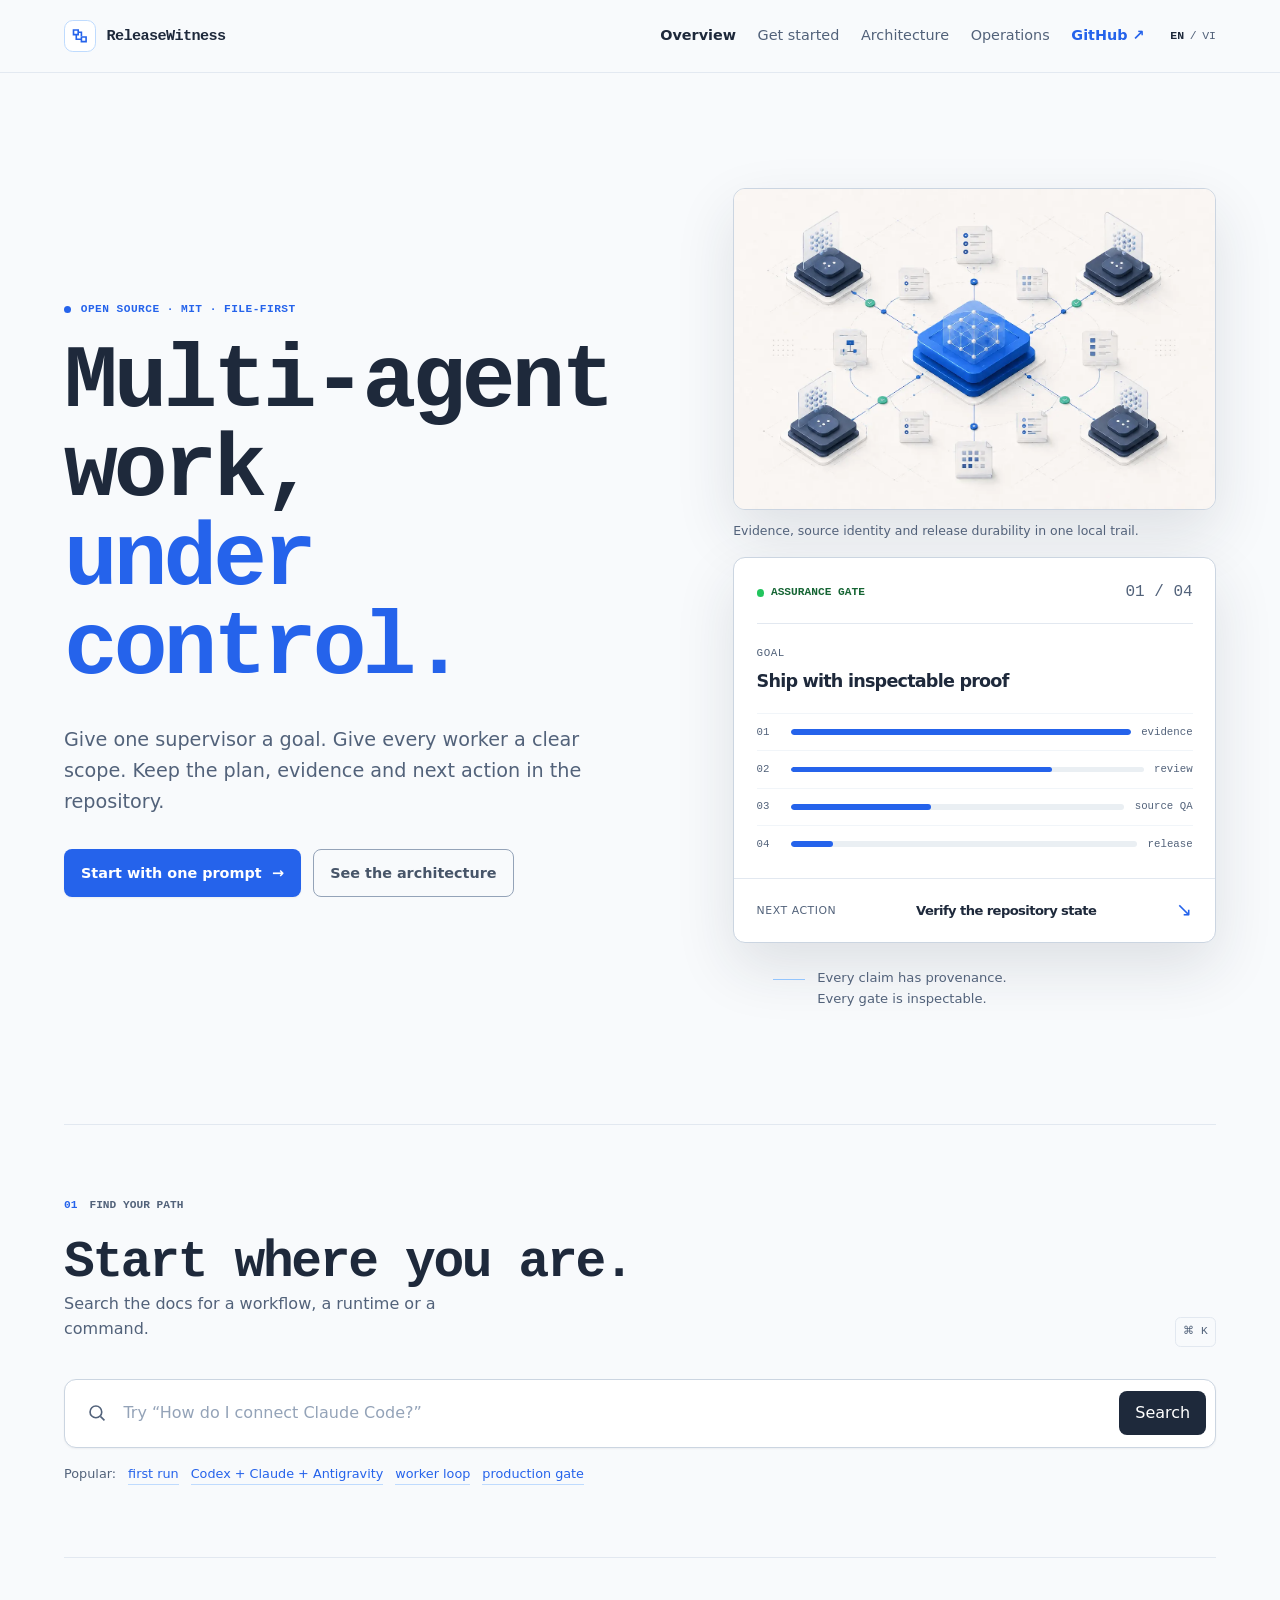
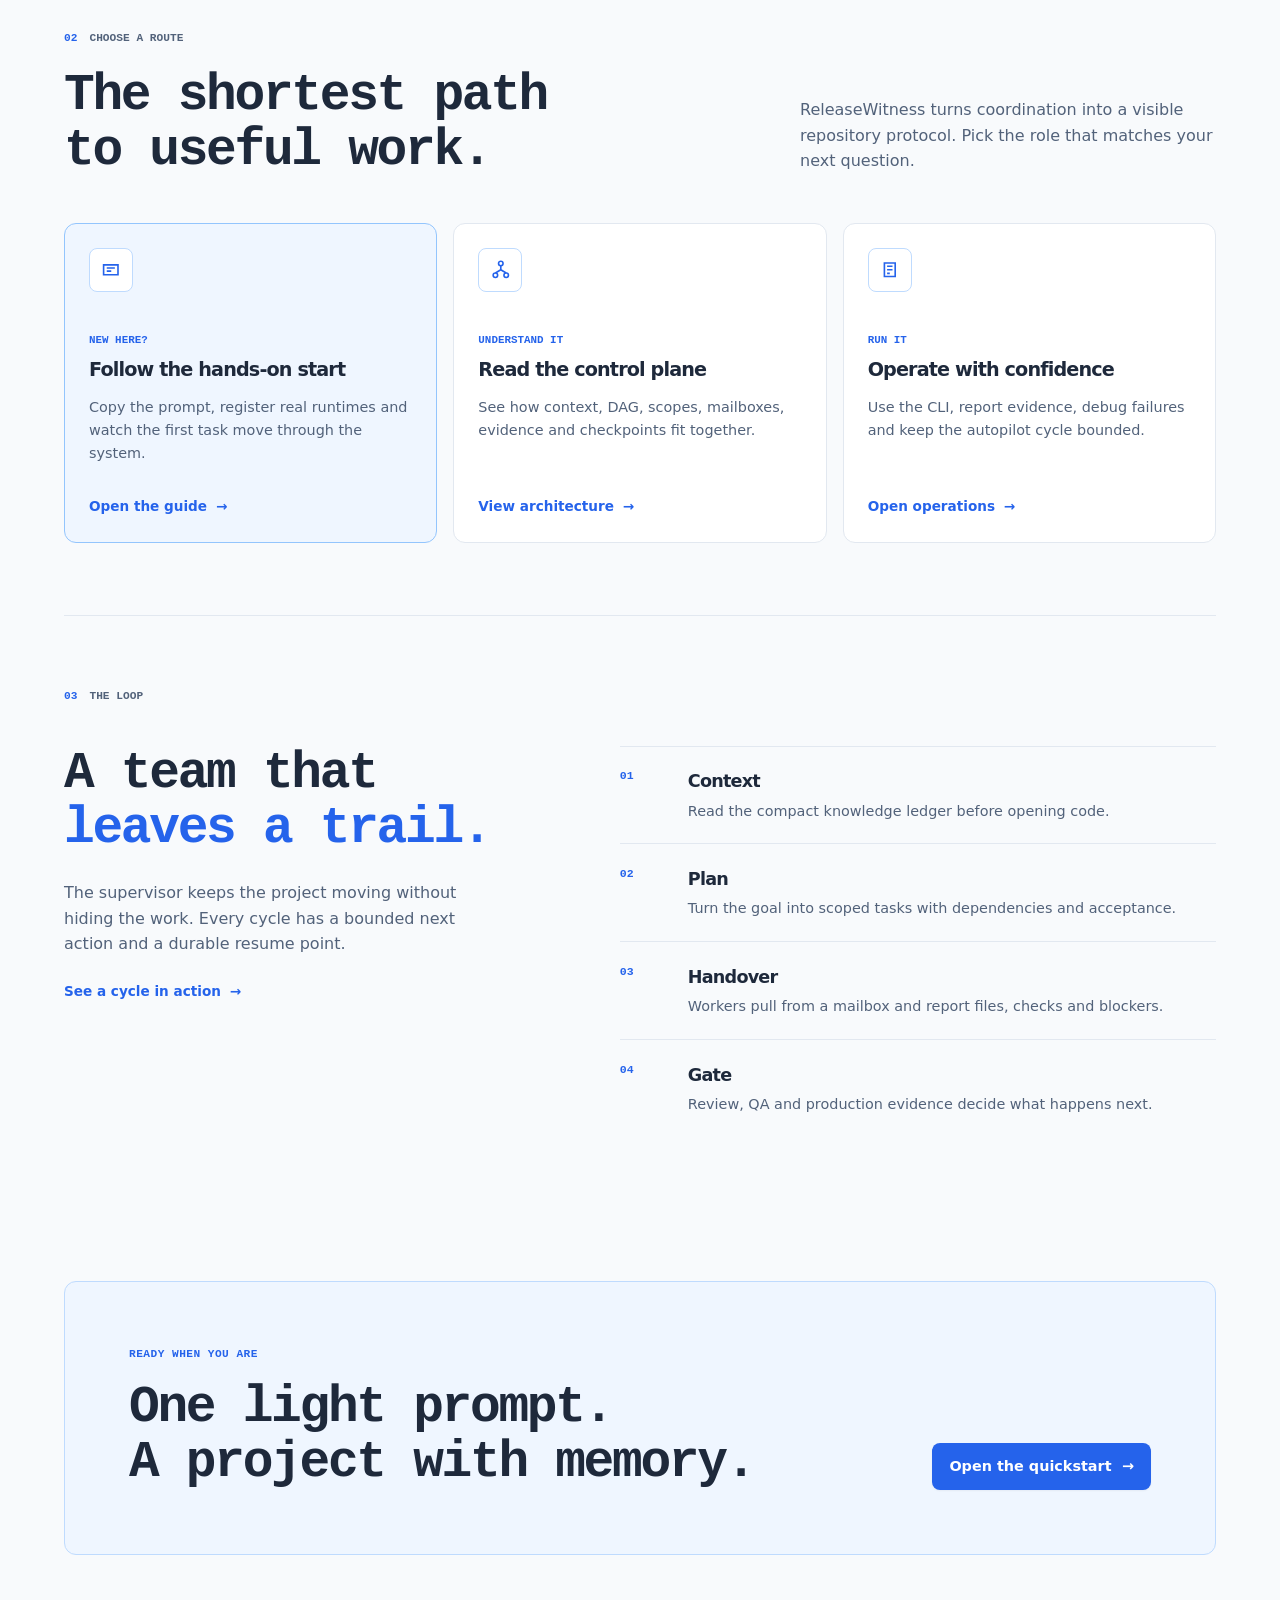
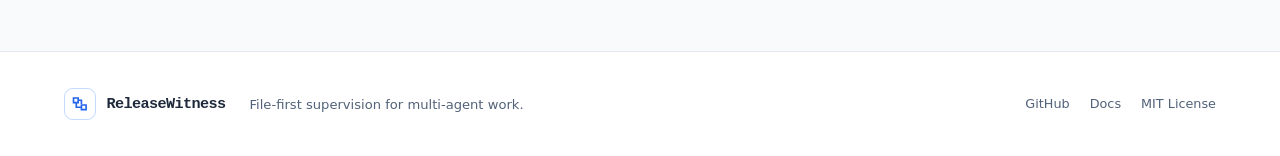
<file: docs-site/index.html>
<!doctype html>
<html lang="en">
  <head>
    <meta charset="utf-8" />
    <meta name="viewport" content="width=device-width, initial-scale=1" />
    <meta name="description" content="ReleaseWitness is a repo-local evidence and release-assurance layer for AI coding workflows, with optional lightweight supervision." />
    <meta name="theme-color" content="#f8fafc" />
    <link rel="canonical" href="https://relwit.thuanlyt.id.vn/" />
    <link rel="alternate" hreflang="en" href="https://relwit.thuanlyt.id.vn/" />
    <link rel="alternate" hreflang="vi" href="https://relwit.thuanlyt.id.vn/vi" />
    <link rel="alternate" hreflang="x-default" href="https://relwit.thuanlyt.id.vn/" />
    <meta property="og:type" content="website" />
    <meta property="og:site_name" content="ReleaseWitness" />
    <meta property="og:title" content="ReleaseWitness — Multi-agent work, under control" />
    <meta property="og:description" content="A repo-local evidence and release-assurance layer for AI coding workflows, with optional lightweight supervision." />
    <meta property="og:url" content="https://relwit.thuanlyt.id.vn/" />
    <meta property="og:image" content="https://relwit.thuanlyt.id.vn/assets/relwit-control-plane-hero.webp" />
    <meta property="og:image:width" content="1536" />
    <meta property="og:image:height" content="1024" />
    <meta property="og:image:alt" content="ReleaseWitness preserving evidence, source identity and release checks around an AI coding workflow." />
    <meta property="og:locale" content="en_US" />
    <meta property="og:locale:alternate" content="vi_VN" />
    <meta name="twitter:card" content="summary_large_image" />
    <meta name="twitter:title" content="ReleaseWitness — Multi-agent work, under control" />
    <meta name="twitter:image" content="https://relwit.thuanlyt.id.vn/assets/relwit-control-plane-hero.webp" />
    <meta name="twitter:description" content="A repo-local evidence and release-assurance layer for AI coding workflows, with optional lightweight supervision." />
    <title>ReleaseWitness — Evidence and release assurance for AI coding</title>
    <script type="application/ld+json">
      {
        "@context": "https://schema.org",
        "@type": "SoftwareSourceCode",
        "name": "ReleaseWitness",
        "description": "A repo-local evidence and release-assurance layer for AI coding workflows, with optional lightweight supervision.",
        "codeRepository": "https://github.com/thuanlyt/releasewitness",
        "license": "https://opensource.org/license/mit",
        "url": "https://relwit.thuanlyt.id.vn/"
      }
    </script>
    <link rel="icon" href="favicon.svg" type="image/svg+xml" />
    <link rel="stylesheet" href="styles.css" />
    <script src="script.js" defer></script>
  </head>
  <body>
    <a class="skip-link" href="#main-content">Skip to content</a>
    <header class="site-header">
      <div class="container header-inner">
        <a class="brand" href="/" aria-label="ReleaseWitness home"><span class="brand-mark" aria-hidden="true"><svg viewBox="0 0 24 24" fill="none" stroke="currentColor" stroke-width="1.8"><path d="M5 5.5h5.2v5.2H5zM13.8 13.3H19v5.2h-5.2z" /><path d="M10.2 8.1h3.6v4.2M8.1 10.7v5.2h5.7" /></svg></span><span>ReleaseWitness</span></a>
        <button class="menu-toggle" type="button" aria-expanded="false" aria-controls="primary-nav"><span>Menu</span><svg aria-hidden="true" viewBox="0 0 24 24" fill="none" stroke="currentColor" stroke-width="2"><path d="M4 7h16M4 12h16M4 17h16" /></svg></button>
        <nav id="primary-nav" class="primary-nav" aria-label="Primary navigation"><a class="active" href="/">Overview</a><a href="/getting-started">Get started</a><a href="/architecture">Architecture</a><a href="/operations">Operations</a><a class="nav-github" href="https://github.com/thuanlyt/releasewitness" rel="noreferrer">GitHub <span aria-hidden="true">↗</span></a><span class="language-switch" aria-label="Language"><a class="active" href="/">EN</a><span>/</span><a href="/vi">VI</a></span></nav>
      </div>
    </header>

    <main id="main-content">
      <section class="hero container">
        <div class="hero-copy"><p class="eyebrow"><span class="eyebrow-dot" aria-hidden="true"></span> Open source · MIT · file-first</p><h1>Multi-agent work,<br /><span>under control.</span></h1><p class="hero-lede">Give one supervisor a goal. Give every worker a clear scope. Keep the plan, evidence and next action in the repository.</p><div class="hero-actions"><a class="button button-primary" href="/getting-started">Start with one prompt <span aria-hidden="true">→</span></a><a class="button button-secondary" href="/architecture">See the architecture</a></div></div>
    <div class="hero-visual" aria-label="ReleaseWitness release-assurance workflow illustration"><figure class="hero-art"><img src="assets/relwit-control-plane-hero.webp" alt="Illustration of ReleaseWitness preserving evidence and release checks around an AI coding workflow." width="1536" height="1024" fetchpriority="high" decoding="async" /><figcaption>Evidence, source identity and release durability in one local trail.</figcaption></figure><div class="flow-card"><div class="flow-card-header"><span class="status-pill"><span class="status-dot" aria-hidden="true"></span> assurance gate</span><span class="mono muted">01 / 04</span></div><div class="flow-goal"><span class="mono muted">GOAL</span><strong>Ship with inspectable proof</strong></div><div class="flow-line"><span class="flow-line-number">01</span><span class="flow-line-bar"><i class="progress-100"></i></span><span class="flow-line-label">evidence</span></div><div class="flow-line"><span class="flow-line-number">02</span><span class="flow-line-bar"><i class="progress-74"></i></span><span class="flow-line-label">review</span></div><div class="flow-line"><span class="flow-line-number">03</span><span class="flow-line-bar"><i class="progress-42"></i></span><span class="flow-line-label">source QA</span></div><div class="flow-line"><span class="flow-line-number">04</span><span class="flow-line-bar"><i class="progress-12"></i></span><span class="flow-line-label">release</span></div><div class="flow-footer"><span>next action</span><strong>Verify the repository state</strong><span class="flow-arrow" aria-hidden="true">↘</span></div></div><div class="hero-note"><span class="hero-note-line" aria-hidden="true"></span><span>Every claim has provenance.<br />Every gate is inspectable.</span></div></div>
      </section>

      <section class="search-section container" aria-labelledby="search-heading"><div class="section-label"><span>01</span><span>Find your path</span></div><div class="search-heading-row"><div><h2 id="search-heading">Start where you are.</h2><p>Search the docs for a workflow, a runtime or a command.</p></div><span class="mono search-shortcut" aria-hidden="true">⌘ K</span></div><form class="search-form" role="search"><label class="sr-only" for="doc-search">Search ReleaseWitness documentation</label><svg aria-hidden="true" viewBox="0 0 24 24" fill="none" stroke="currentColor" stroke-width="1.8"><circle cx="11" cy="11" r="6.5" /><path d="m16 16 4.5 4.5" /></svg><input id="doc-search" name="q" type="search" role="combobox" autocomplete="off" placeholder="Try “How do I connect Claude Code?”" aria-autocomplete="list" aria-controls="search-results" aria-expanded="false" /><button class="search-submit" type="submit">Search</button></form><div id="search-results" class="search-results" role="region" aria-live="polite" hidden></div><div class="search-suggestions" aria-label="Popular searches"><span>Popular:</span><a href="/getting-started">first run</a><a href="/getting-started#runtimes">Codex + Claude + Antigravity</a><a href="/operations#worker-loop">worker loop</a><a href="/architecture#production-gate">production gate</a></div></section>

      <section class="paths-section container" aria-labelledby="paths-heading"><div class="section-label"><span>02</span><span>Choose a route</span></div><div class="section-heading-row"><div><h2 id="paths-heading">The shortest path<br />to useful work.</h2></div><p>ReleaseWitness turns coordination into a visible repository protocol. Pick the role that matches your next question.</p></div><div class="path-grid"><a class="path-card path-card-featured" href="/getting-started"><span class="card-icon" aria-hidden="true"><svg viewBox="0 0 24 24" fill="none" stroke="currentColor" stroke-width="1.8"><path d="M4 6.5h16v11H4z" /><path d="M7.5 10h9M7.5 13.5h5" /></svg></span><span class="card-kicker">New here?</span><strong>Follow the hands-on start</strong><span class="card-description">Copy the prompt, register real runtimes and watch the first task move through the system.</span><span class="card-link">Open the guide <span aria-hidden="true">→</span></span></a><a class="path-card" href="/architecture"><span class="card-icon" aria-hidden="true"><svg viewBox="0 0 24 24" fill="none" stroke="currentColor" stroke-width="1.8"><circle cx="12" cy="5" r="2.5" /><circle cx="6" cy="18" r="2.5" /><circle cx="18" cy="18" r="2.5" /><path d="M12 7.5V12M12 12 6 15.5M12 12l6 3.5" /></svg></span><span class="card-kicker">Understand it</span><strong>Read the control plane</strong><span class="card-description">See how context, DAG, scopes, mailboxes, evidence and checkpoints fit together.</span><span class="card-link">View architecture <span aria-hidden="true">→</span></span></a><a class="path-card" href="/operations"><span class="card-icon" aria-hidden="true"><svg viewBox="0 0 24 24" fill="none" stroke="currentColor" stroke-width="1.8"><path d="M6 4.5h12v15H6z" /><path d="M9 8h6M9 12h6M9 16h3" /></svg></span><span class="card-kicker">Run it</span><strong>Operate with confidence</strong><span class="card-description">Use the CLI, report evidence, debug failures and keep the autopilot cycle bounded.</span><span class="card-link">Open operations <span aria-hidden="true">→</span></span></a></div></section>

      <section class="loop-section container" aria-labelledby="loop-heading"><div class="section-label"><span>03</span><span>The loop</span></div><div class="loop-layout"><div><h2 id="loop-heading">A team that<br /><span>leaves a trail.</span></h2><p class="loop-intro">The supervisor keeps the project moving without hiding the work. Every cycle has a bounded next action and a durable resume point.</p><a class="text-link" href="/operations#cycle">See a cycle in action <span aria-hidden="true">→</span></a></div><ol class="loop-list"><li><span class="loop-number">01</span><div><strong>Context</strong><p>Read the compact knowledge ledger before opening code.</p></div></li><li><span class="loop-number">02</span><div><strong>Plan</strong><p>Turn the goal into scoped tasks with dependencies and acceptance.</p></div></li><li><span class="loop-number">03</span><div><strong>Handover</strong><p>Workers pull from a mailbox and report files, checks and blockers.</p></div></li><li><span class="loop-number">04</span><div><strong>Gate</strong><p>Review, QA and production evidence decide what happens next.</p></div></li></ol></div></section>

      <section class="cta-section container" aria-labelledby="cta-heading"><div class="cta-card"><div><p class="eyebrow">Ready when you are</p><h2 id="cta-heading">One light prompt.<br />A project with memory.</h2></div><a class="button button-primary" href="/getting-started">Open the quickstart <span aria-hidden="true">→</span></a></div></section>
    </main>

    <footer class="site-footer"><div class="container footer-inner"><a class="brand" href="/"><span class="brand-mark" aria-hidden="true"><svg viewBox="0 0 24 24" fill="none" stroke="currentColor" stroke-width="1.8"><path d="M5 5.5h5.2v5.2H5zM13.8 13.3H19v5.2h-5.2z" /><path d="M10.2 8.1h3.6v4.2M8.1 10.7v5.2h5.7" /></svg></span><span>ReleaseWitness</span></a><p>File-first supervision for multi-agent work.</p><div class="footer-links"><a href="https://github.com/thuanlyt/releasewitness" rel="noreferrer">GitHub</a><a href="/getting-started">Docs</a><span>MIT License</span></div></div></footer>
  </body>
</html>
</file>
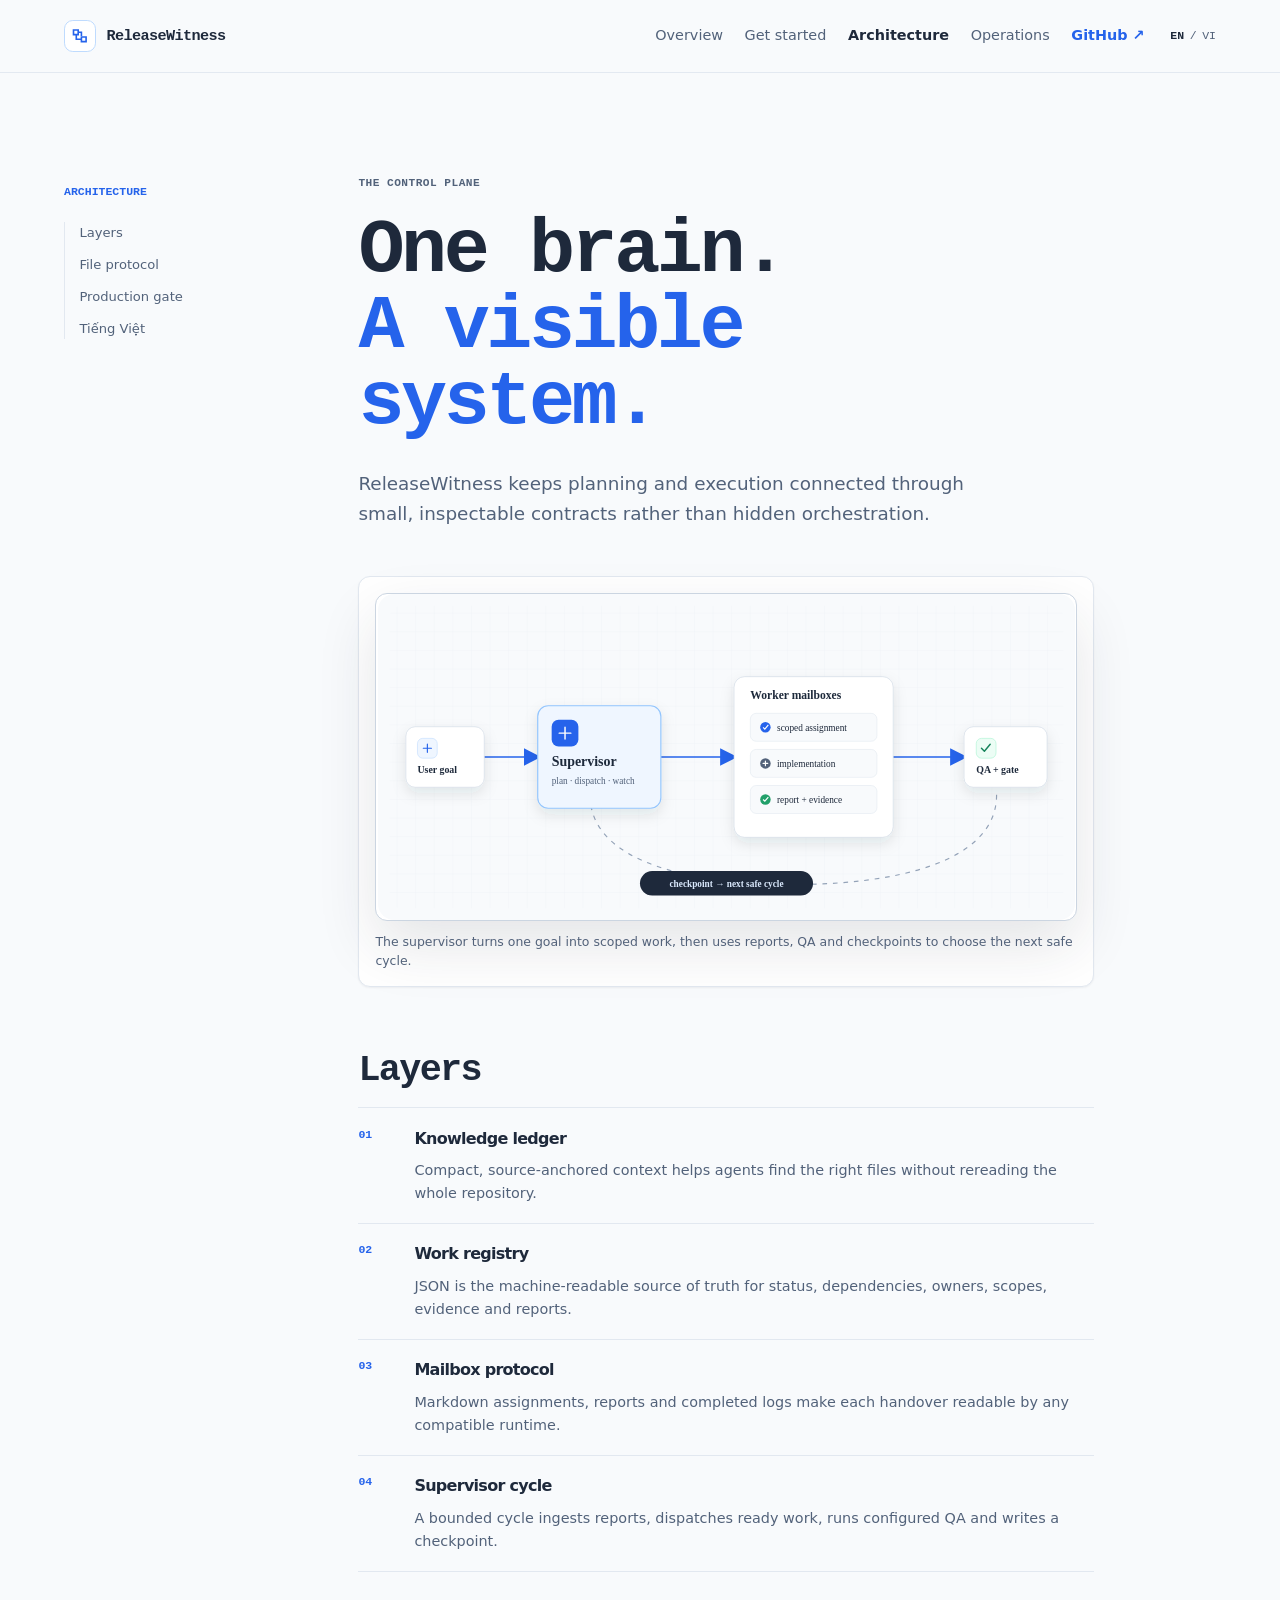
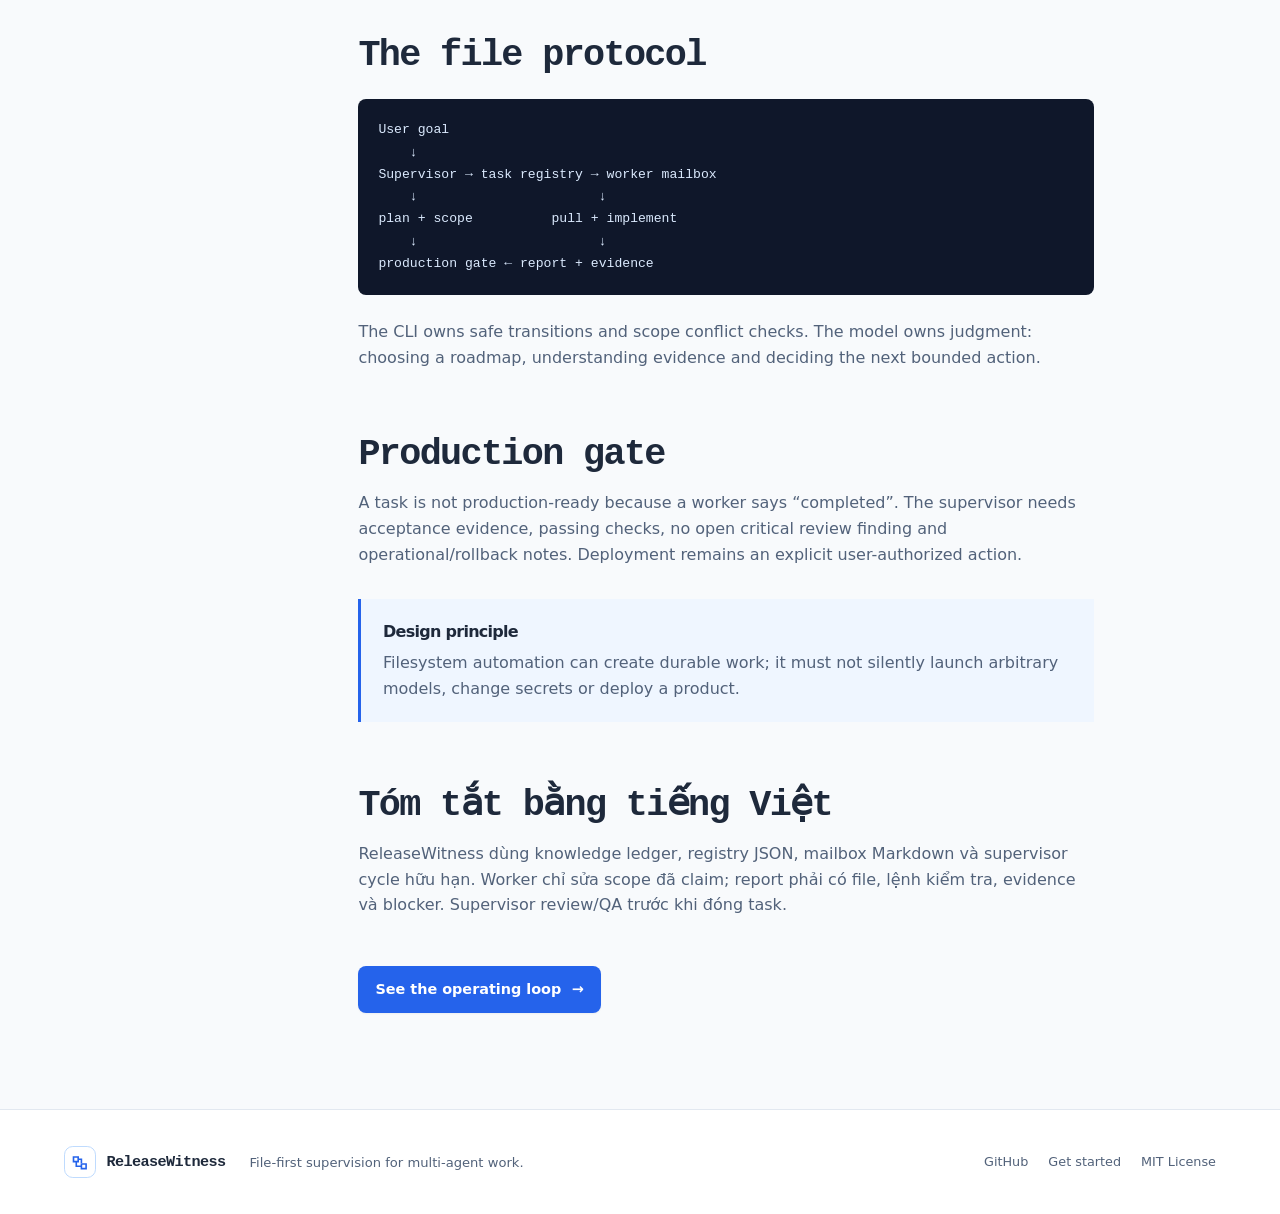
<file: docs-site/architecture.html>
<!doctype html>
<html lang="en">
  <head>
    <meta charset="utf-8" />
    <meta name="viewport" content="width=device-width, initial-scale=1" />
    <meta name="description" content="ReleaseWitness architecture: context, dependency-aware work, worker mailboxes, evidence and production gates." />
    <meta name="theme-color" content="#f8fafc" />
    <link rel="canonical" href="https://relwit.thuanlyt.id.vn/architecture" />
    <link rel="alternate" hreflang="en" href="https://relwit.thuanlyt.id.vn/architecture" />
    <link rel="alternate" hreflang="x-default" href="https://relwit.thuanlyt.id.vn/architecture" />
    <meta property="og:type" content="website" />
    <meta property="og:site_name" content="ReleaseWitness" />
    <meta property="og:title" content="Architecture — ReleaseWitness Docs" />
    <meta property="og:description" content="ReleaseWitness architecture: context, dependency-aware work, worker mailboxes, evidence and production gates." />
    <meta property="og:url" content="https://relwit.thuanlyt.id.vn/architecture" />
    <meta property="og:image" content="https://relwit.thuanlyt.id.vn/assets/relwit-control-plane-hero.webp" />
    <meta property="og:image:width" content="1536" />
    <meta property="og:image:height" content="1024" />
    <meta property="og:image:alt" content="ReleaseWitness evidence, source-bound QA and release-gate workflow for AI coding." />
    <meta property="og:locale" content="en_US" />
    <meta name="twitter:card" content="summary_large_image" />
    <meta name="twitter:title" content="Architecture — ReleaseWitness Docs" />
    <meta name="twitter:image" content="https://relwit.thuanlyt.id.vn/assets/relwit-control-plane-hero.webp" />
    <meta name="twitter:description" content="ReleaseWitness architecture: context, dependency-aware work, worker mailboxes, evidence and production gates." />
    <title>Architecture — ReleaseWitness Docs</title>
    <link rel="icon" href="favicon.svg" type="image/svg+xml" />
    <link rel="stylesheet" href="styles.css" />
    <script src="script.js" defer></script>
  </head>
  <body><a class="skip-link" href="#main-content">Skip to content</a><header class="site-header"><div class="container header-inner"><a class="brand" href="/" aria-label="ReleaseWitness home"><span class="brand-mark" aria-hidden="true"><svg viewBox="0 0 24 24" fill="none" stroke="currentColor" stroke-width="1.8"><path d="M5 5.5h5.2v5.2H5zM13.8 13.3H19v5.2h-5.2z" /><path d="M10.2 8.1h3.6v4.2M8.1 10.7v5.2h5.7" /></svg></span><span>ReleaseWitness</span></a><button class="menu-toggle" type="button" aria-expanded="false" aria-controls="primary-nav"><span>Menu</span><svg aria-hidden="true" viewBox="0 0 24 24" fill="none" stroke="currentColor" stroke-width="2"><path d="M4 7h16M4 12h16M4 17h16" /></svg></button><nav id="primary-nav" class="primary-nav" aria-label="Primary navigation"><a href="/">Overview</a><a href="/getting-started">Get started</a><a class="active" href="/architecture">Architecture</a><a href="/operations">Operations</a><a class="nav-github" href="https://github.com/thuanlyt/releasewitness" rel="noreferrer">GitHub <span aria-hidden="true">↗</span></a><span class="language-switch" aria-label="Language"><a class="active" href="/architecture">EN</a><span>/</span><a href="/vi">VI</a></span></nav></div></header>
    <main id="main-content"><div class="container article-layout"><aside class="article-sidebar"><p class="sidebar-kicker">Architecture</p><nav aria-label="On this page"><a href="#layers">Layers</a><a href="#protocol">File protocol</a><a href="#production-gate">Production gate</a><a href="#vietnamese">Tiếng Việt</a></nav></aside><article class="article"><p class="eyebrow">The control plane</p><h1>One brain.<br /><span>A visible system.</span></h1><p class="article-lede">ReleaseWitness keeps planning and execution connected through small, inspectable contracts rather than hidden orchestration.</p><figure class="article-figure"><img src="assets/relwit-supervisor-loop.svg" alt="Diagram showing a user goal moving through the ReleaseWitness supervisor, worker mailbox, QA gate and checkpoint." width="1200" height="560" loading="lazy" decoding="async" /><figcaption>The supervisor turns one goal into scoped work, then uses reports, QA and checkpoints to choose the next safe cycle.</figcaption></figure><h2 id="layers">Layers</h2><div class="layer-stack"><div><span class="layer-index">01</span><strong>Knowledge ledger</strong><p>Compact, source-anchored context helps agents find the right files without rereading the whole repository.</p></div><div><span class="layer-index">02</span><strong>Work registry</strong><p>JSON is the machine-readable source of truth for status, dependencies, owners, scopes, evidence and reports.</p></div><div><span class="layer-index">03</span><strong>Mailbox protocol</strong><p>Markdown assignments, reports and completed logs make each handover readable by any compatible runtime.</p></div><div><span class="layer-index">04</span><strong>Supervisor cycle</strong><p>A bounded cycle ingests reports, dispatches ready work, runs configured QA and writes a checkpoint.</p></div></div><h2 id="protocol">The file protocol</h2><pre><code>User goal<br />    ↓<br />Supervisor → task registry → worker mailbox<br />    ↓                       ↓<br />plan + scope          pull + implement<br />    ↓                       ↓<br />production gate ← report + evidence</code></pre><p>The CLI owns safe transitions and scope conflict checks. The model owns judgment: choosing a roadmap, understanding evidence and deciding the next bounded action.</p><h2 id="production-gate">Production gate</h2><p>A task is not production-ready because a worker says “completed”. The supervisor needs acceptance evidence, passing checks, no open critical review finding and operational/rollback notes. Deployment remains an explicit user-authorized action.</p><div class="callout"><strong>Design principle</strong><p>Filesystem automation can create durable work; it must not silently launch arbitrary models, change secrets or deploy a product.</p></div><h2 id="vietnamese">Tóm tắt bằng tiếng Việt</h2><p>ReleaseWitness dùng knowledge ledger, registry JSON, mailbox Markdown và supervisor cycle hữu hạn. Worker chỉ sửa scope đã claim; report phải có file, lệnh kiểm tra, evidence và blocker. Supervisor review/QA trước khi đóng task.</p><a class="button button-primary article-button" href="/operations">See the operating loop <span aria-hidden="true">→</span></a></article></div></main>
    <footer class="site-footer"><div class="container footer-inner"><a class="brand" href="/"><span class="brand-mark" aria-hidden="true"><svg viewBox="0 0 24 24" fill="none" stroke="currentColor" stroke-width="1.8"><path d="M5 5.5h5.2v5.2H5zM13.8 13.3H19v5.2h-5.2z" /><path d="M10.2 8.1h3.6v4.2M8.1 10.7v5.2h5.7" /></svg></span><span>ReleaseWitness</span></a><p>File-first supervision for multi-agent work.</p><div class="footer-links"><a href="https://github.com/thuanlyt/releasewitness" rel="noreferrer">GitHub</a><a href="/getting-started">Get started</a><span>MIT License</span></div></div></footer>
  </body>
</html>
</file>
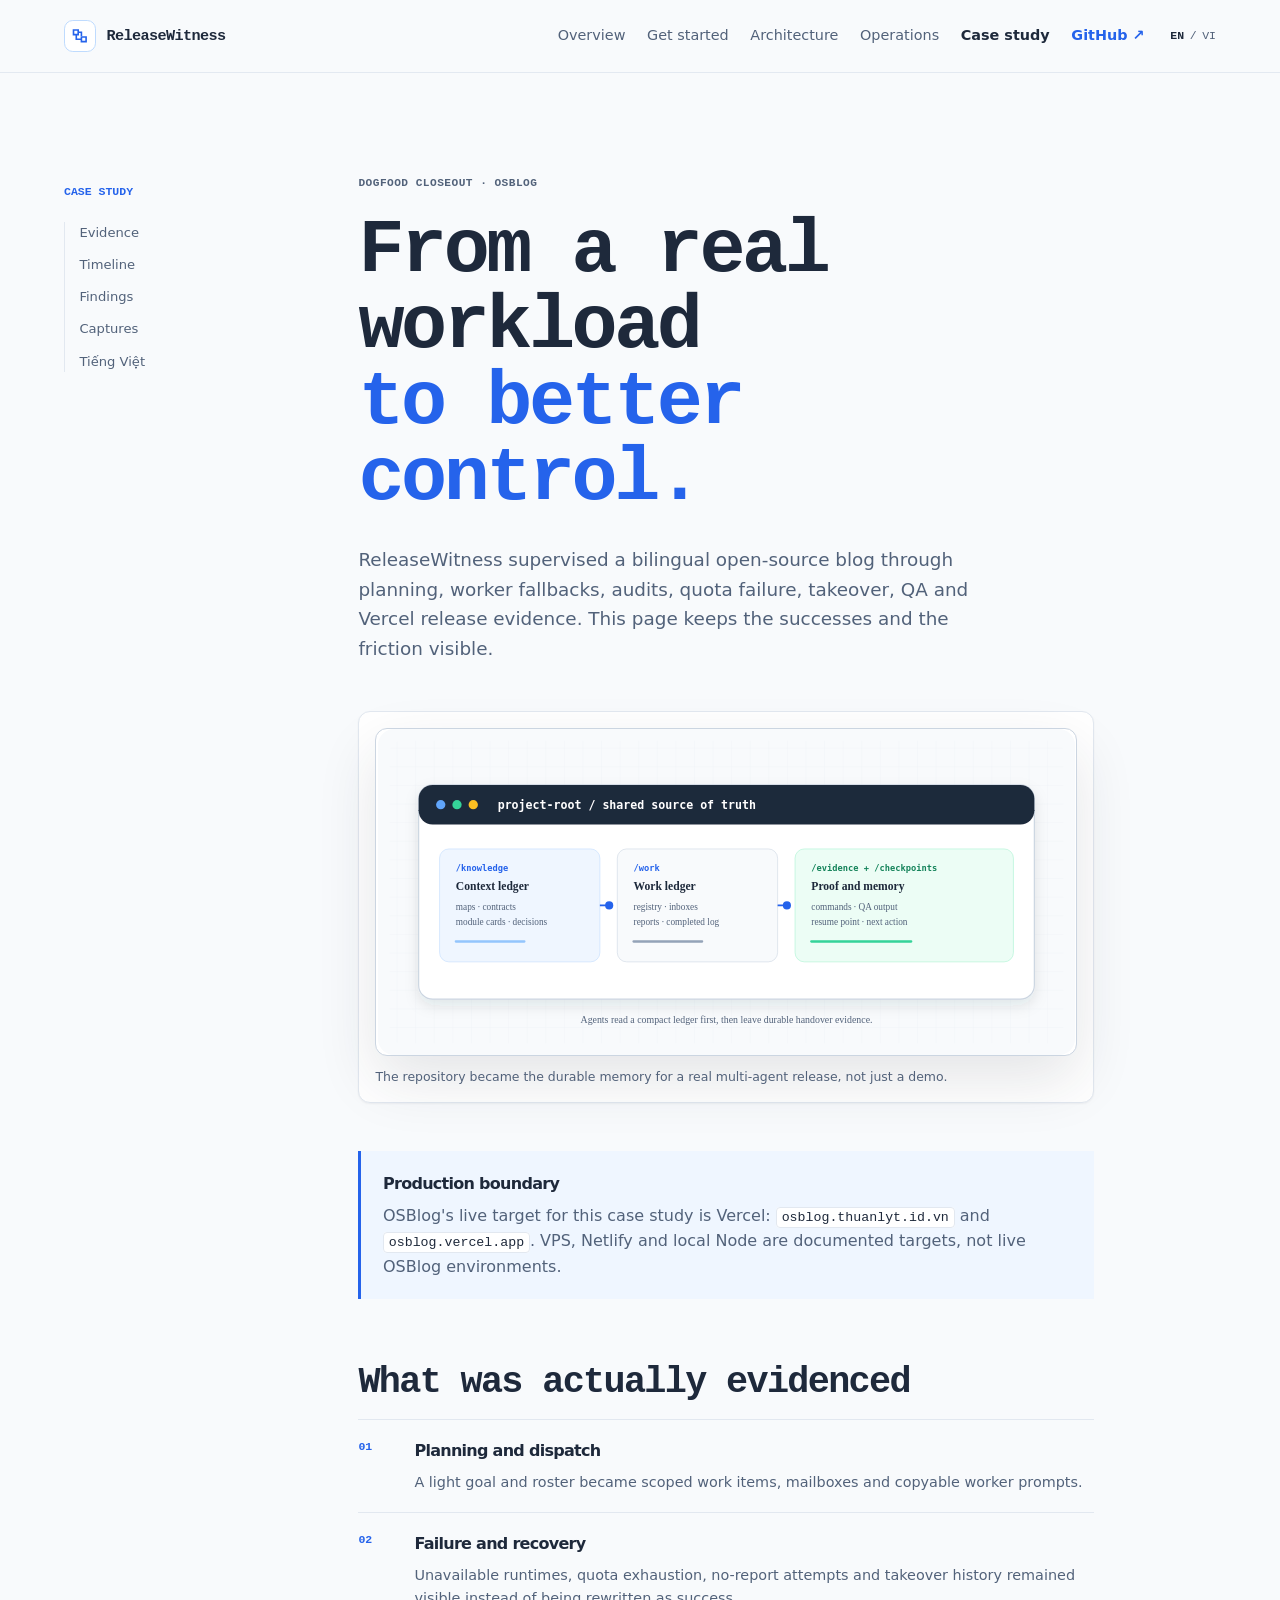
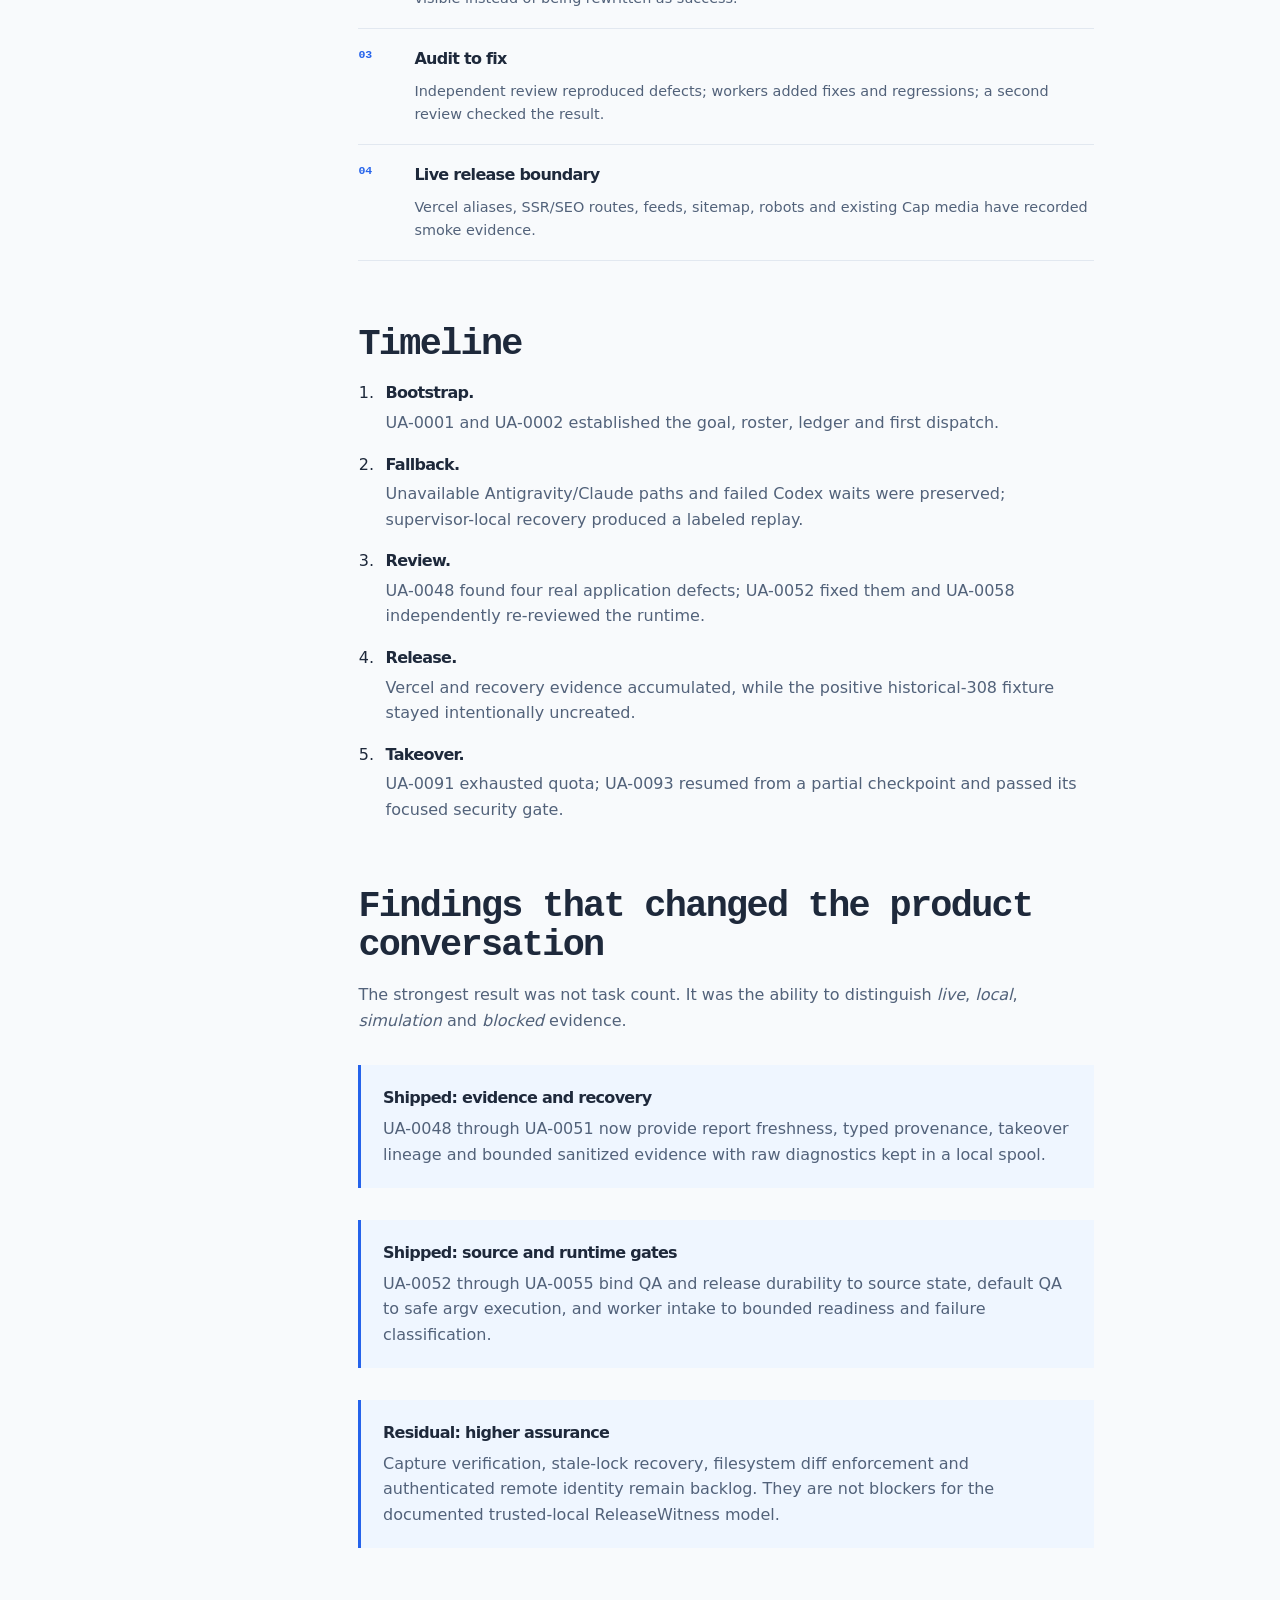
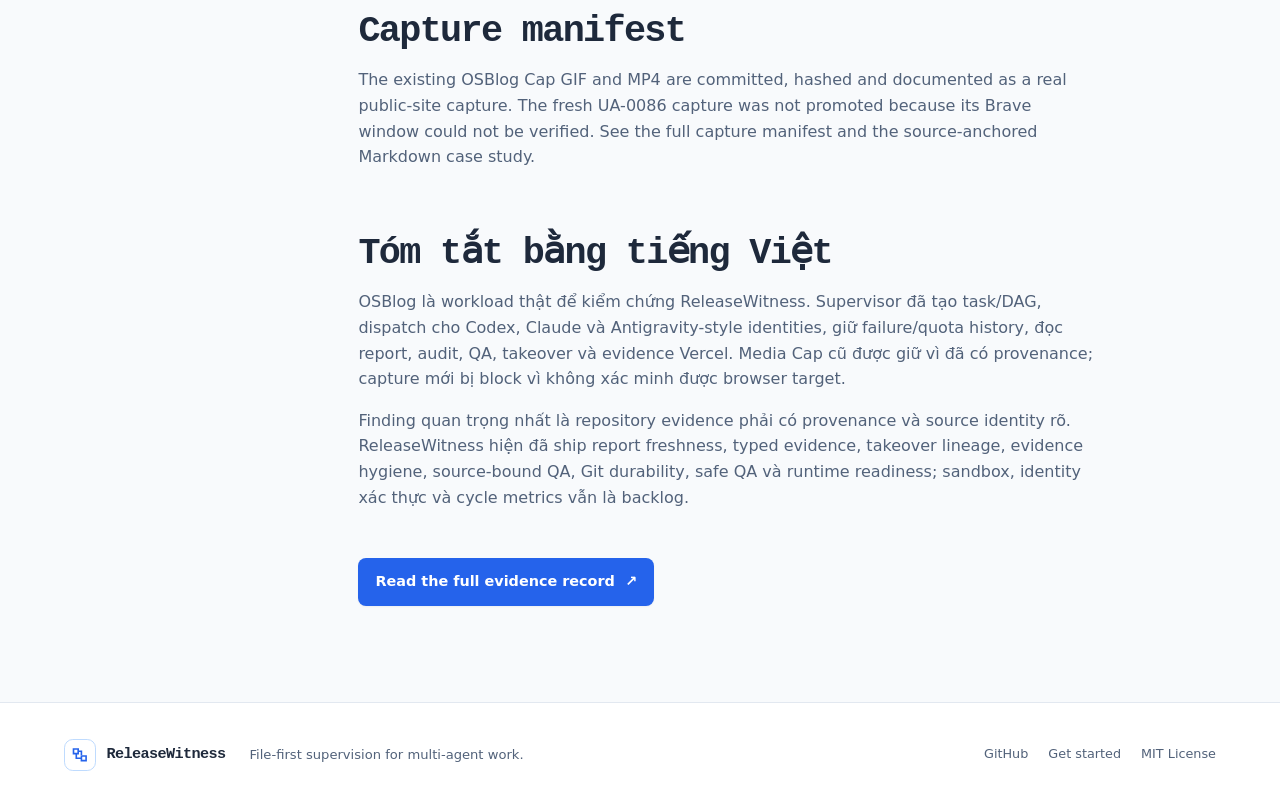
<file: docs-site/case-study.html>
<!doctype html>
<html lang="en">
  <head>
    <meta charset="utf-8" />
    <meta name="viewport" content="width=device-width, initial-scale=1" />
    <meta name="description" content="A real ReleaseWitness dogfooding case study: OSBlog planning, multi-agent recovery, live Vercel evidence and product findings." />
    <meta name="theme-color" content="#f8fafc" />
    <link rel="canonical" href="https://relwit.thuanlyt.id.vn/case-study" />
    <link rel="alternate" hreflang="en" href="https://relwit.thuanlyt.id.vn/case-study" />
    <link rel="alternate" hreflang="x-default" href="https://relwit.thuanlyt.id.vn/case-study" />
    <meta property="og:type" content="website" />
    <meta property="og:site_name" content="ReleaseWitness" />
    <meta property="og:title" content="OSBlog dogfooding case study — ReleaseWitness Docs" />
    <meta property="og:description" content="A real ReleaseWitness dogfooding case study: OSBlog planning, multi-agent recovery, live Vercel evidence and product findings." />
    <meta property="og:url" content="https://relwit.thuanlyt.id.vn/case-study" />
    <meta property="og:image" content="https://relwit.thuanlyt.id.vn/assets/relwit-control-plane-hero.webp" />
    <meta property="og:image:width" content="1536" />
    <meta property="og:image:height" content="1024" />
    <meta property="og:image:alt" content="ReleaseWitness evidence and release-assurance workflow around the OSBlog dogfood project." />
    <meta property="og:locale" content="en_US" />
    <meta property="og:locale:alternate" content="vi_VN" />
    <meta name="twitter:card" content="summary_large_image" />
    <meta name="twitter:title" content="OSBlog dogfooding case study — ReleaseWitness Docs" />
    <meta name="twitter:image" content="https://relwit.thuanlyt.id.vn/assets/relwit-control-plane-hero.webp" />
    <meta name="twitter:description" content="A real ReleaseWitness dogfooding case study: OSBlog planning, multi-agent recovery, live Vercel evidence and product findings." />
    <title>OSBlog dogfooding case study — ReleaseWitness Docs</title>
    <link rel="icon" href="favicon.svg" type="image/svg+xml" />
    <link rel="stylesheet" href="styles.css" />
    <script src="script.js" defer></script>
  </head>
  <body><a class="skip-link" href="#main-content">Skip to content</a><header class="site-header"><div class="container header-inner"><a class="brand" href="/" aria-label="ReleaseWitness home"><span class="brand-mark" aria-hidden="true"><svg viewBox="0 0 24 24" fill="none" stroke="currentColor" stroke-width="1.8"><path d="M5 5.5h5.2v5.2H5zM13.8 13.3H19v5.2h-5.2z" /><path d="M10.2 8.1h3.6v4.2M8.1 10.7v5.2h5.7" /></svg></span><span>ReleaseWitness</span></a><button class="menu-toggle" type="button" aria-expanded="false" aria-controls="primary-nav"><span>Menu</span><svg aria-hidden="true" viewBox="0 0 24 24" fill="none" stroke="currentColor" stroke-width="2"><path d="M4 7h16M4 12h16M4 17h16" /></svg></button><nav id="primary-nav" class="primary-nav" aria-label="Primary navigation"><a href="/">Overview</a><a href="/getting-started">Get started</a><a href="/architecture">Architecture</a><a href="/operations">Operations</a><a class="active" href="/case-study">Case study</a><a class="nav-github" href="https://github.com/thuanlyt/releasewitness" rel="noreferrer">GitHub <span aria-hidden="true">↗</span></a><span class="language-switch" aria-label="Language"><a class="active" href="/case-study">EN</a><span>/</span><a href="/vi">VI</a></span></nav></div></header>
    <main id="main-content"><div class="container article-layout"><aside class="article-sidebar"><p class="sidebar-kicker">Case study</p><nav aria-label="On this page"><a href="#evidence">Evidence</a><a href="#timeline">Timeline</a><a href="#findings">Findings</a><a href="#captures">Captures</a><a href="#vietnamese">Tiếng Việt</a></nav></aside><article class="article"><p class="eyebrow">Dogfood closeout · OSBlog</p><h1>From a real workload<br /><span>to better control.</span></h1><p class="article-lede">ReleaseWitness supervised a bilingual open-source blog through planning, worker fallbacks, audits, quota failure, takeover, QA and Vercel release evidence. This page keeps the successes and the friction visible.</p><figure class="article-figure"><img src="assets/relwit-shared-ledger.svg" alt="Diagram of the shared repository ledger used to preserve OSBlog tasks, reports, evidence and checkpoints." width="1200" height="560" loading="lazy" decoding="async" /><figcaption>The repository became the durable memory for a real multi-agent release, not just a demo.</figcaption></figure><div class="callout"><strong>Production boundary</strong><p>OSBlog's live target for this case study is Vercel: <code>osblog.thuanlyt.id.vn</code> and <code>osblog.vercel.app</code>. VPS, Netlify and local Node are documented targets, not live OSBlog environments.</p></div><h2 id="evidence">What was actually evidenced</h2><div class="layer-stack"><div><span class="layer-index">01</span><strong>Planning and dispatch</strong><p>A light goal and roster became scoped work items, mailboxes and copyable worker prompts.</p></div><div><span class="layer-index">02</span><strong>Failure and recovery</strong><p>Unavailable runtimes, quota exhaustion, no-report attempts and takeover history remained visible instead of being rewritten as success.</p></div><div><span class="layer-index">03</span><strong>Audit to fix</strong><p>Independent review reproduced defects; workers added fixes and regressions; a second review checked the result.</p></div><div><span class="layer-index">04</span><strong>Live release boundary</strong><p>Vercel aliases, SSR/SEO routes, feeds, sitemap, robots and existing Cap media have recorded smoke evidence.</p></div></div><h2 id="timeline">Timeline</h2><ol class="article-steps"><li><strong>Bootstrap.</strong><p>UA-0001 and UA-0002 established the goal, roster, ledger and first dispatch.</p></li><li><strong>Fallback.</strong><p>Unavailable Antigravity/Claude paths and failed Codex waits were preserved; supervisor-local recovery produced a labeled replay.</p></li><li><strong>Review.</strong><p>UA-0048 found four real application defects; UA-0052 fixed them and UA-0058 independently re-reviewed the runtime.</p></li><li><strong>Release.</strong><p>Vercel and recovery evidence accumulated, while the positive historical-308 fixture stayed intentionally uncreated.</p></li><li><strong>Takeover.</strong><p>UA-0091 exhausted quota; UA-0093 resumed from a partial checkpoint and passed its focused security gate.</p></li></ol><h2 id="findings">Findings that changed the product conversation</h2><p>The strongest result was not task count. It was the ability to distinguish <em>live</em>, <em>local</em>, <em>simulation</em> and <em>blocked</em> evidence.</p><div class="callout"><strong>Shipped: evidence and recovery</strong><p>UA-0048 through UA-0051 now provide report freshness, typed provenance, takeover lineage and bounded sanitized evidence with raw diagnostics kept in a local spool.</p></div><div class="callout"><strong>Shipped: source and runtime gates</strong><p>UA-0052 through UA-0055 bind QA and release durability to source state, default QA to safe argv execution, and worker intake to bounded readiness and failure classification.</p></div><div class="callout"><strong>Residual: higher assurance</strong><p>Capture verification, stale-lock recovery, filesystem diff enforcement and authenticated remote identity remain backlog. They are not blockers for the documented trusted-local ReleaseWitness model.</p></div><h2 id="captures">Capture manifest</h2><p>The existing OSBlog Cap GIF and MP4 are committed, hashed and documented as a real public-site capture. The fresh UA-0086 capture was not promoted because its Brave window could not be verified. See the full <a href="https://github.com/thuanlyt/releasewitness/blob/main/docs/evidence/osblog-dogfood-capture-manifest.md" rel="noreferrer">capture manifest</a> and the <a href="https://github.com/thuanlyt/releasewitness/blob/main/docs/case-study-osblog.md" rel="noreferrer">source-anchored Markdown case study</a>.</p><h2 id="vietnamese">Tóm tắt bằng tiếng Việt</h2><p>OSBlog là workload thật để kiểm chứng ReleaseWitness. Supervisor đã tạo task/DAG, dispatch cho Codex, Claude và Antigravity-style identities, giữ failure/quota history, đọc report, audit, QA, takeover và evidence Vercel. Media Cap cũ được giữ vì đã có provenance; capture mới bị block vì không xác minh được browser target.</p><p>Finding quan trọng nhất là repository evidence phải có provenance và source identity rõ. ReleaseWitness hiện đã ship report freshness, typed evidence, takeover lineage, evidence hygiene, source-bound QA, Git durability, safe QA và runtime readiness; sandbox, identity xác thực và cycle metrics vẫn là backlog.</p><a class="button button-primary article-button" href="https://github.com/thuanlyt/releasewitness/blob/main/docs/case-study-osblog.md" rel="noreferrer">Read the full evidence record <span aria-hidden="true">↗</span></a></article></div></main>
    <footer class="site-footer"><div class="container footer-inner"><a class="brand" href="/"><span class="brand-mark" aria-hidden="true"><svg viewBox="0 0 24 24" fill="none" stroke="currentColor" stroke-width="1.8"><path d="M5 5.5h5.2v5.2H5zM13.8 13.3H19v5.2h-5.2z" /><path d="M10.2 8.1h3.6v4.2M8.1 10.7v5.2h5.7" /></svg></span><span>ReleaseWitness</span></a><p>File-first supervision for multi-agent work.</p><div class="footer-links"><a href="https://github.com/thuanlyt/releasewitness" rel="noreferrer">GitHub</a><a href="/getting-started">Get started</a><span>MIT License</span></div></div></footer>
  </body>
</html>
</file>
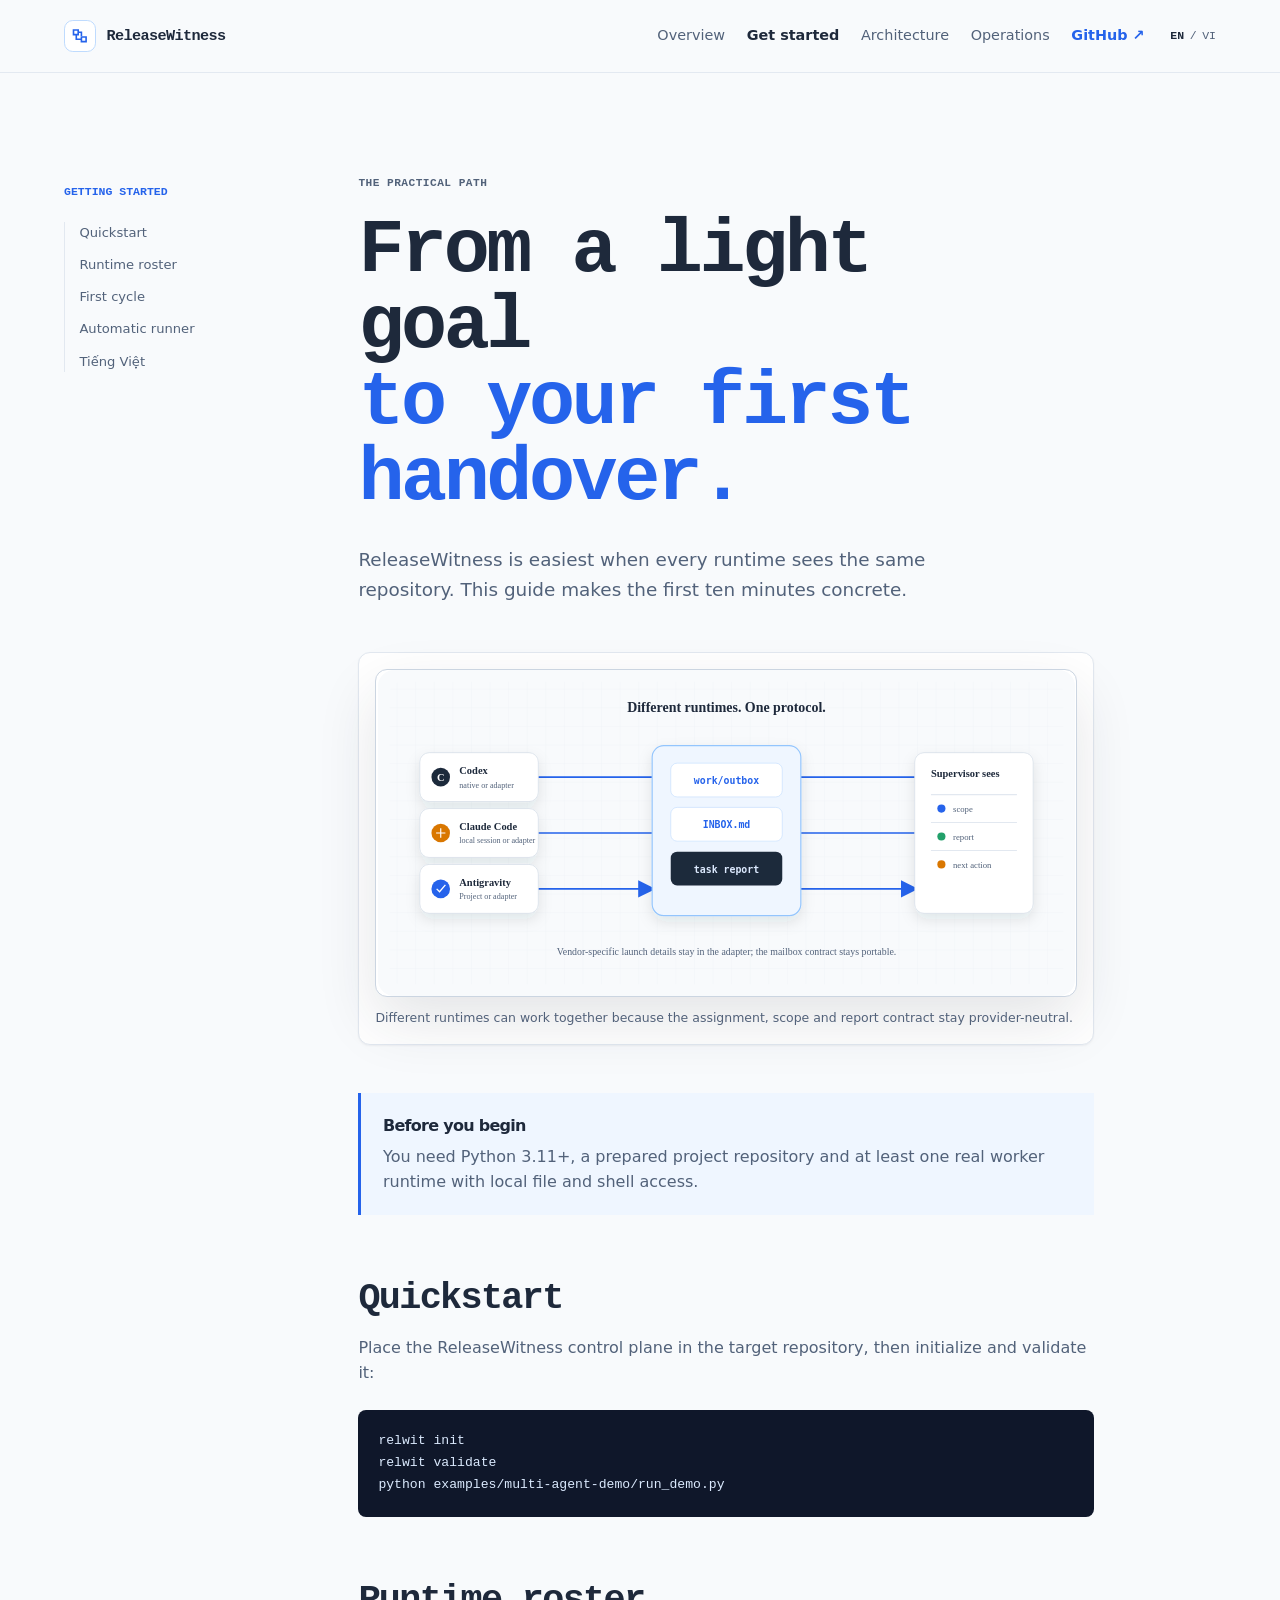
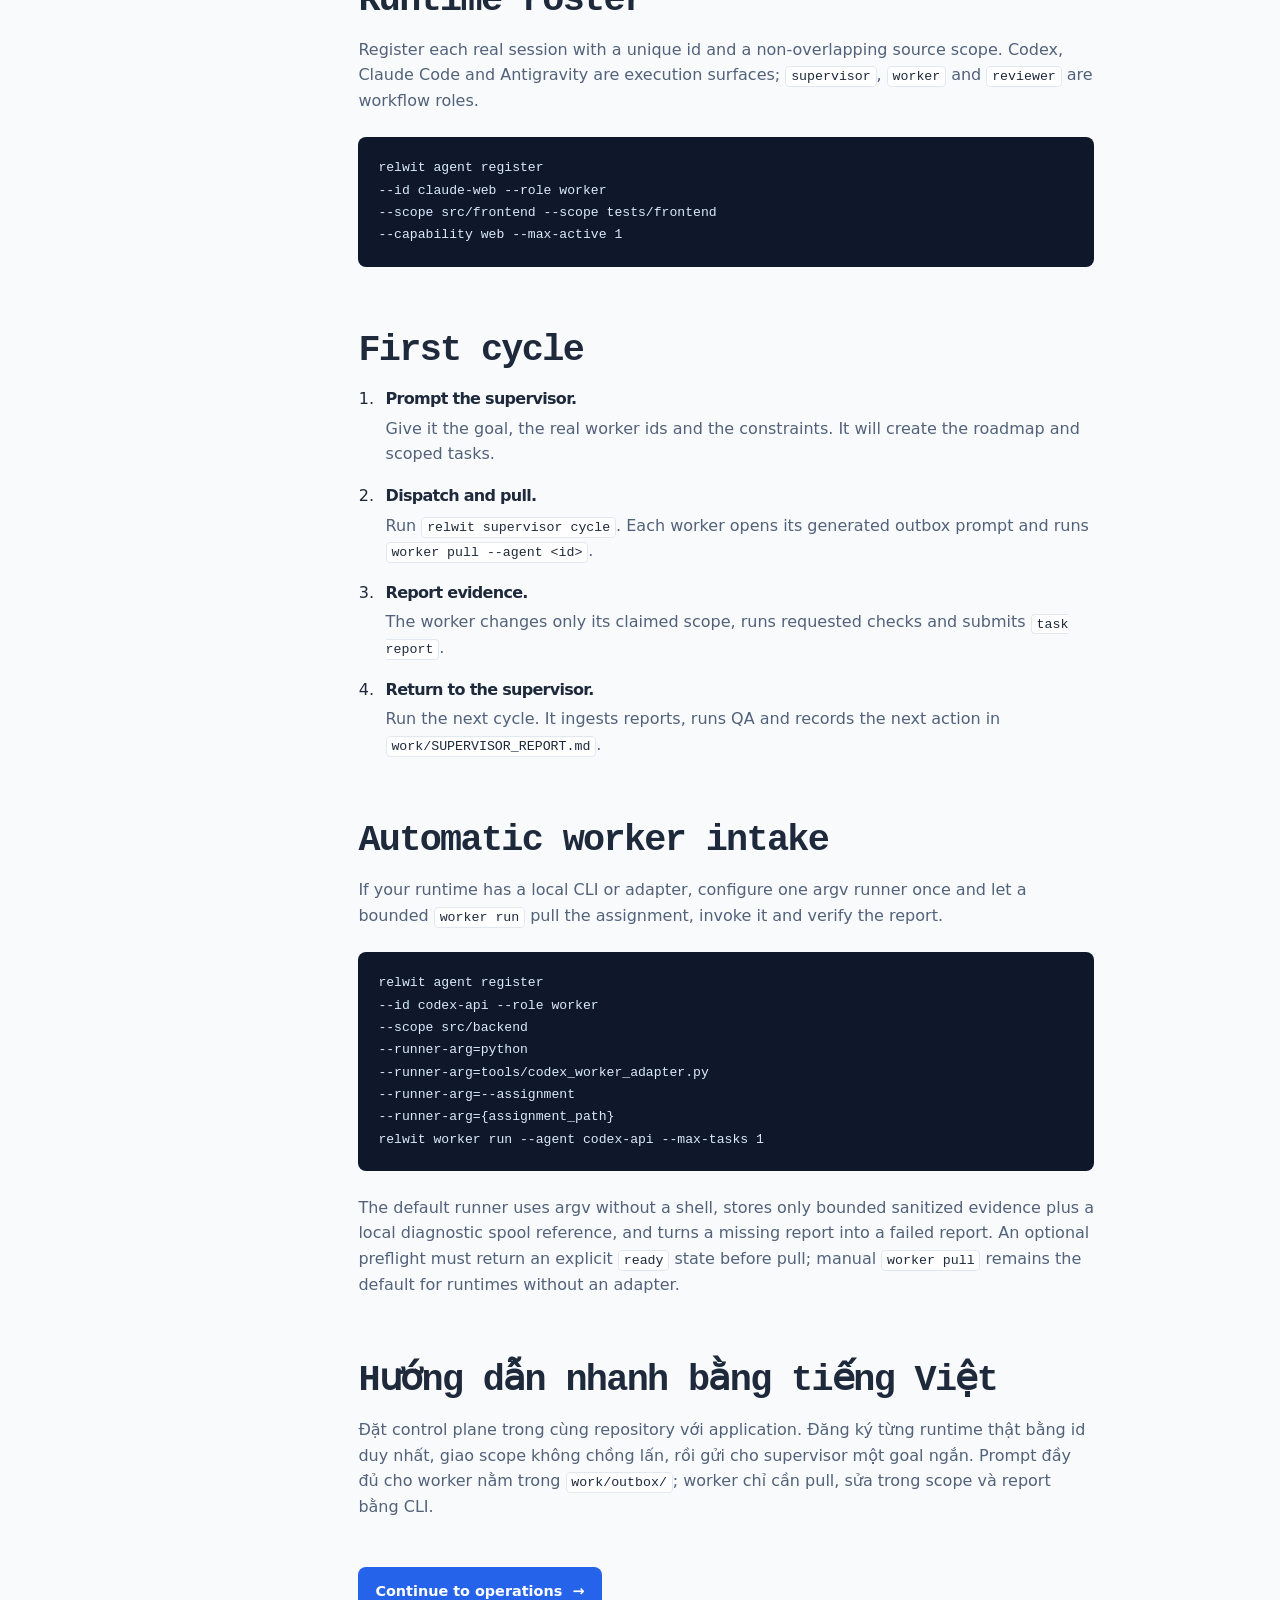
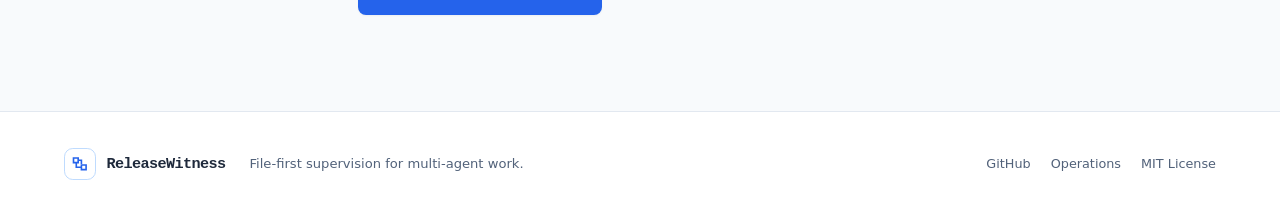
<file: docs-site/getting-started.html>
<!doctype html>
<html lang="en">
  <head>
    <meta charset="utf-8" />
    <meta name="viewport" content="width=device-width, initial-scale=1" />
    <meta name="description" content="Hands-on ReleaseWitness setup for Codex, Claude Code, Google Antigravity and other compatible agent runtimes." />
    <meta name="theme-color" content="#f8fafc" />
    <link rel="canonical" href="https://relwit.thuanlyt.id.vn/getting-started" />
    <link rel="alternate" hreflang="en" href="https://relwit.thuanlyt.id.vn/getting-started" />
    <link rel="alternate" hreflang="x-default" href="https://relwit.thuanlyt.id.vn/getting-started" />
    <meta property="og:type" content="website" />
    <meta property="og:site_name" content="ReleaseWitness" />
    <meta property="og:title" content="Get started — ReleaseWitness Docs" />
    <meta property="og:description" content="Hands-on ReleaseWitness setup for Codex, Claude Code, Google Antigravity and other compatible agent runtimes." />
    <meta property="og:url" content="https://relwit.thuanlyt.id.vn/getting-started" />
    <meta property="og:image" content="https://relwit.thuanlyt.id.vn/assets/relwit-control-plane-hero.webp" />
    <meta property="og:image:width" content="1536" />
    <meta property="og:image:height" content="1024" />
    <meta property="og:image:alt" content="ReleaseWitness evidence, source-bound QA and release-gate workflow for AI coding." />
    <meta property="og:locale" content="en_US" />
    <meta name="twitter:card" content="summary_large_image" />
    <meta name="twitter:title" content="Get started — ReleaseWitness Docs" />
    <meta name="twitter:image" content="https://relwit.thuanlyt.id.vn/assets/relwit-control-plane-hero.webp" />
    <meta name="twitter:description" content="Hands-on ReleaseWitness setup for Codex, Claude Code, Google Antigravity and other compatible agent runtimes." />
    <title>Get started — ReleaseWitness Docs</title>
    <link rel="icon" href="favicon.svg" type="image/svg+xml" />
    <link rel="stylesheet" href="styles.css" />
    <script src="script.js" defer></script>
  </head>
  <body><a class="skip-link" href="#main-content">Skip to content</a><header class="site-header"><div class="container header-inner"><a class="brand" href="/" aria-label="ReleaseWitness home"><span class="brand-mark" aria-hidden="true"><svg viewBox="0 0 24 24" fill="none" stroke="currentColor" stroke-width="1.8"><path d="M5 5.5h5.2v5.2H5zM13.8 13.3H19v5.2h-5.2z" /><path d="M10.2 8.1h3.6v4.2M8.1 10.7v5.2h5.7" /></svg></span><span>ReleaseWitness</span></a><button class="menu-toggle" type="button" aria-expanded="false" aria-controls="primary-nav"><span>Menu</span><svg aria-hidden="true" viewBox="0 0 24 24" fill="none" stroke="currentColor" stroke-width="2"><path d="M4 7h16M4 12h16M4 17h16" /></svg></button><nav id="primary-nav" class="primary-nav" aria-label="Primary navigation"><a href="/">Overview</a><a class="active" href="/getting-started">Get started</a><a href="/architecture">Architecture</a><a href="/operations">Operations</a><a class="nav-github" href="https://github.com/thuanlyt/releasewitness" rel="noreferrer">GitHub <span aria-hidden="true">↗</span></a><span class="language-switch" aria-label="Language"><a class="active" href="/getting-started">EN</a><span>/</span><a href="/vi">VI</a></span></nav></div></header>
    <main id="main-content"><div class="container article-layout"><aside class="article-sidebar"><p class="sidebar-kicker">Getting started</p><nav aria-label="On this page"><a href="#quickstart">Quickstart</a><a href="#runtimes">Runtime roster</a><a href="#first-cycle">First cycle</a><a href="#automatic-runner">Automatic runner</a><a href="#vietnamese">Tiếng Việt</a></nav></aside><article class="article"><p class="eyebrow">The practical path</p><h1>From a light goal<br /><span>to your first handover.</span></h1><p class="article-lede">ReleaseWitness is easiest when every runtime sees the same repository. This guide makes the first ten minutes concrete.</p><figure class="article-figure"><img src="assets/relwit-runtime-handoff.svg" alt="Codex, Claude Code and Antigravity sharing one ReleaseWitness assignment and report protocol." width="1200" height="560" loading="lazy" decoding="async" /><figcaption>Different runtimes can work together because the assignment, scope and report contract stay provider-neutral.</figcaption></figure><div class="callout"><strong>Before you begin</strong><p>You need Python 3.11+, a prepared project repository and at least one real worker runtime with local file and shell access.</p></div><h2 id="quickstart">Quickstart</h2><p>Place the ReleaseWitness control plane in the target repository, then initialize and validate it:</p><pre><code>relwit init<br />relwit validate<br />python examples/multi-agent-demo/run_demo.py</code></pre><h2 id="runtimes">Runtime roster</h2><p>Register each real session with a unique id and a non-overlapping source scope. Codex, Claude Code and Antigravity are execution surfaces; <code>supervisor</code>, <code>worker</code> and <code>reviewer</code> are workflow roles.</p><pre><code>relwit agent register<br />--id claude-web --role worker<br />--scope src/frontend --scope tests/frontend<br />--capability web --max-active 1</code></pre><h2 id="first-cycle">First cycle</h2><ol class="article-steps"><li><strong>Prompt the supervisor.</strong><p>Give it the goal, the real worker ids and the constraints. It will create the roadmap and scoped tasks.</p></li><li><strong>Dispatch and pull.</strong><p>Run <code>relwit supervisor cycle</code>. Each worker opens its generated outbox prompt and runs <code>worker pull --agent &lt;id&gt;</code>.</p></li><li><strong>Report evidence.</strong><p>The worker changes only its claimed scope, runs requested checks and submits <code>task report</code>.</p></li><li><strong>Return to the supervisor.</strong><p>Run the next cycle. It ingests reports, runs QA and records the next action in <code>work/SUPERVISOR_REPORT.md</code>.</p></li></ol><h2 id="automatic-runner">Automatic worker intake</h2><p>If your runtime has a local CLI or adapter, configure one argv runner once and let a bounded <code>worker run</code> pull the assignment, invoke it and verify the report.</p><pre><code>relwit agent register<br />--id codex-api --role worker<br />--scope src/backend<br />--runner-arg=python<br />--runner-arg=tools/codex_worker_adapter.py<br />--runner-arg=--assignment<br />--runner-arg={assignment_path}<br />relwit worker run --agent codex-api --max-tasks 1</code></pre><p>The default runner uses argv without a shell, stores only bounded sanitized evidence plus a local diagnostic spool reference, and turns a missing report into a failed report. An optional preflight must return an explicit <code>ready</code> state before pull; manual <code>worker pull</code> remains the default for runtimes without an adapter.</p><h2 id="vietnamese">Hướng dẫn nhanh bằng tiếng Việt</h2><p>Đặt control plane trong cùng repository với application. Đăng ký từng runtime thật bằng id duy nhất, giao scope không chồng lấn, rồi gửi cho supervisor một goal ngắn. Prompt đầy đủ cho worker nằm trong <code>work/outbox/</code>; worker chỉ cần pull, sửa trong scope và report bằng CLI.</p><a class="button button-primary article-button" href="/operations">Continue to operations <span aria-hidden="true">→</span></a></article></div></main>
    <footer class="site-footer"><div class="container footer-inner"><a class="brand" href="/"><span class="brand-mark" aria-hidden="true"><svg viewBox="0 0 24 24" fill="none" stroke="currentColor" stroke-width="1.8"><path d="M5 5.5h5.2v5.2H5zM13.8 13.3H19v5.2h-5.2z" /><path d="M10.2 8.1h3.6v4.2M8.1 10.7v5.2h5.7" /></svg></span><span>ReleaseWitness</span></a><p>File-first supervision for multi-agent work.</p><div class="footer-links"><a href="https://github.com/thuanlyt/releasewitness" rel="noreferrer">GitHub</a><a href="/operations">Operations</a><span>MIT License</span></div></div></footer>
  </body>
</html>
</file>
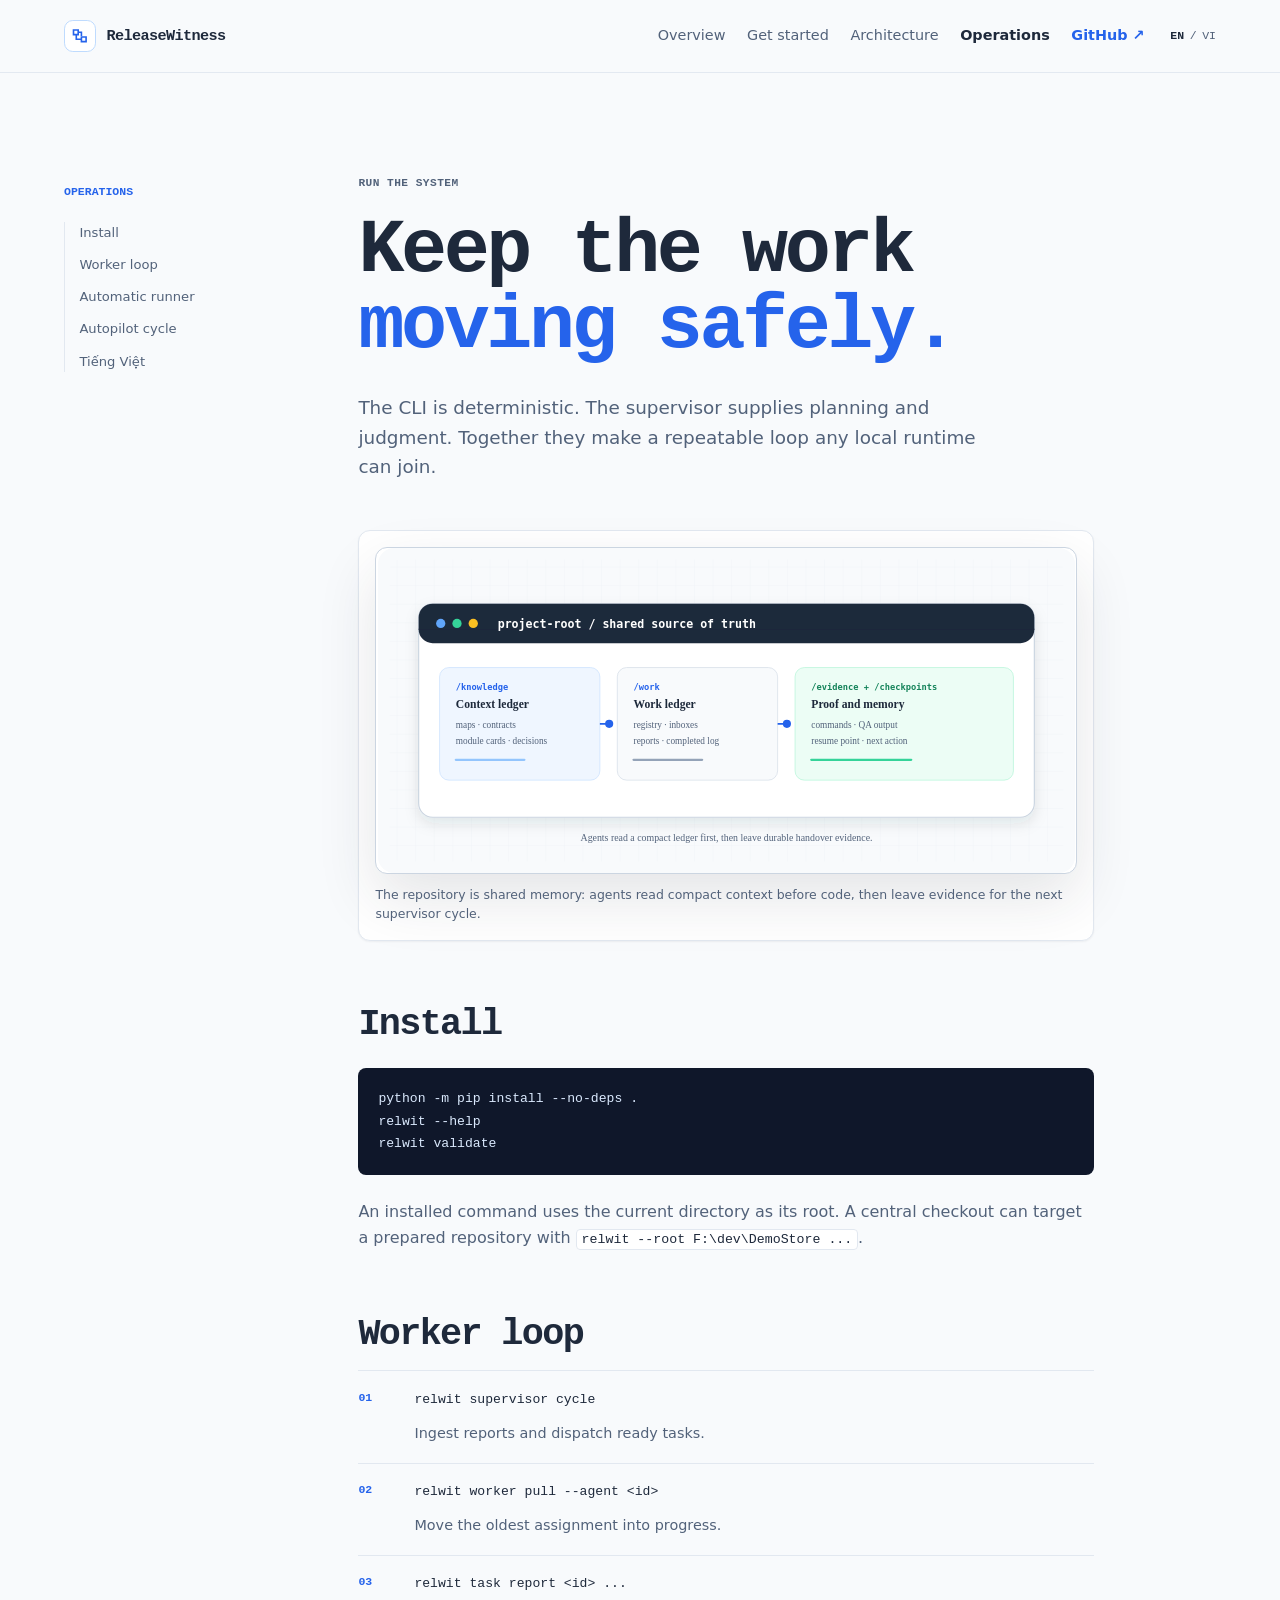
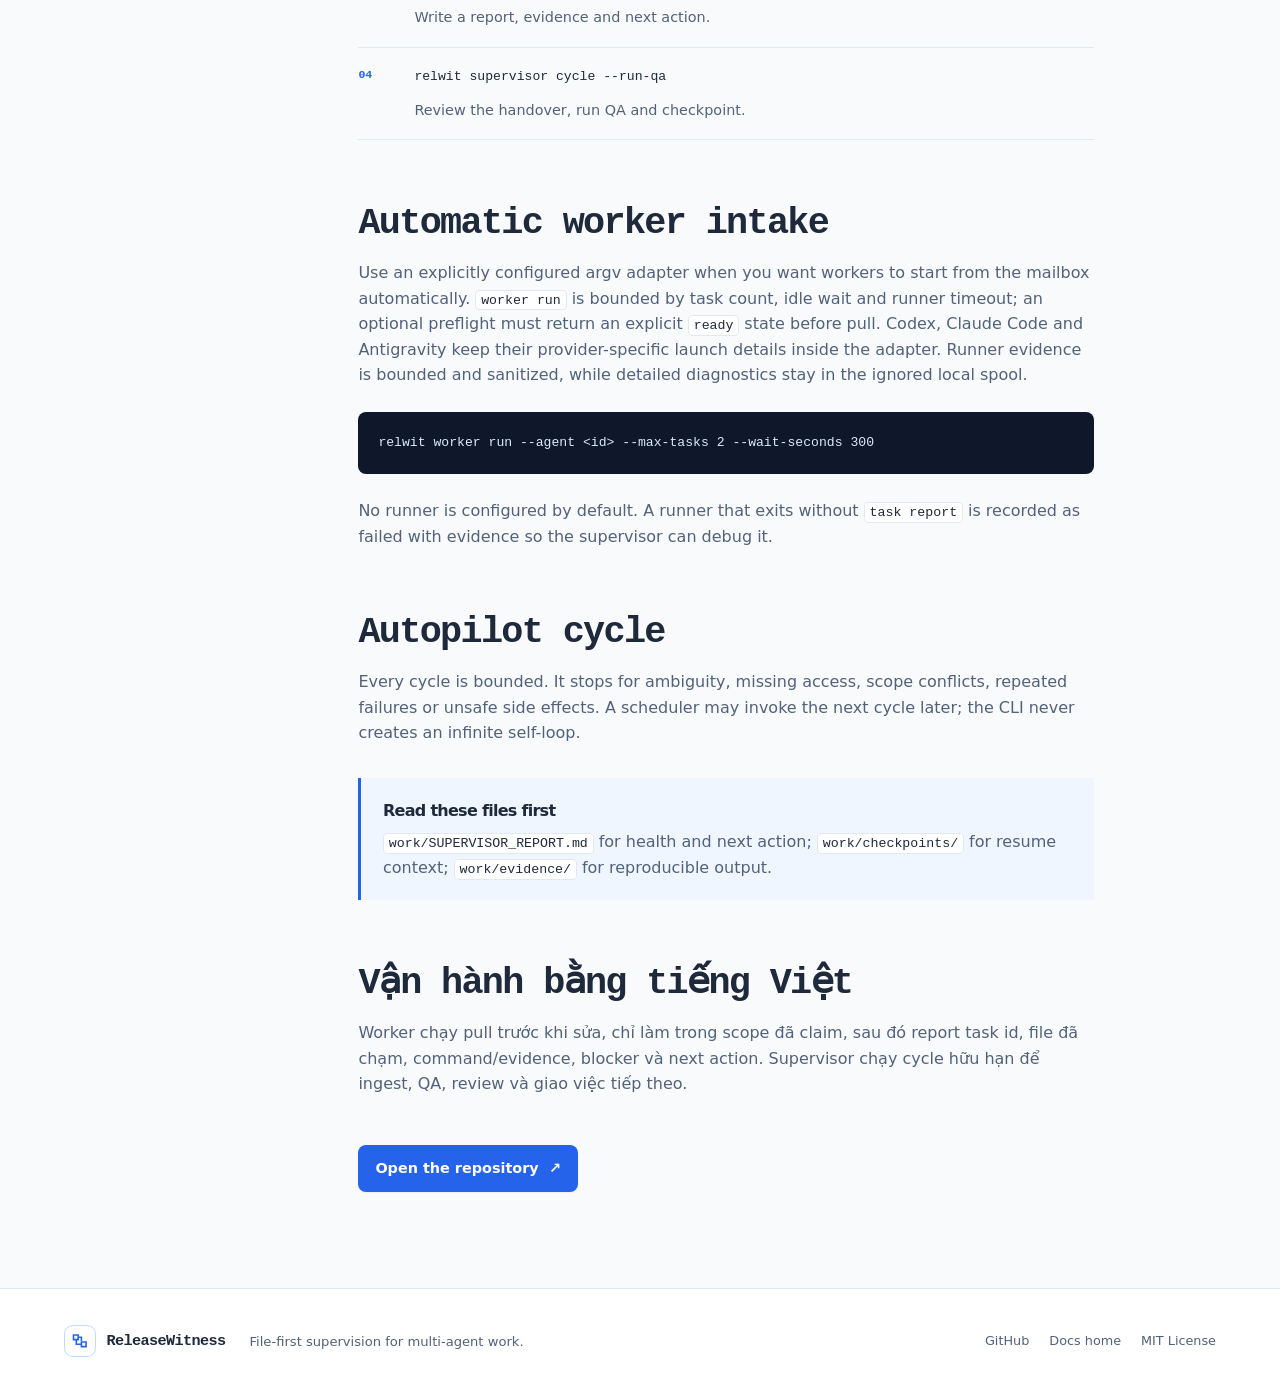
<file: docs-site/operations.html>
<!doctype html>
<html lang="en">
  <head>
    <meta charset="utf-8" />
    <meta name="viewport" content="width=device-width, initial-scale=1" />
    <meta name="description" content="ReleaseWitness operations: CLI commands, worker reports, bounded autopilot cycles, QA and release evidence." />
    <meta name="theme-color" content="#f8fafc" />
    <link rel="canonical" href="https://relwit.thuanlyt.id.vn/operations" />
    <link rel="alternate" hreflang="en" href="https://relwit.thuanlyt.id.vn/operations" />
    <link rel="alternate" hreflang="x-default" href="https://relwit.thuanlyt.id.vn/operations" />
    <meta property="og:type" content="website" />
    <meta property="og:site_name" content="ReleaseWitness" />
    <meta property="og:title" content="Operations — ReleaseWitness Docs" />
    <meta property="og:description" content="ReleaseWitness operations: CLI commands, worker reports, bounded autopilot cycles, QA and release evidence." />
    <meta property="og:url" content="https://relwit.thuanlyt.id.vn/operations" />
    <meta property="og:image" content="https://relwit.thuanlyt.id.vn/assets/relwit-control-plane-hero.webp" />
    <meta property="og:image:width" content="1536" />
    <meta property="og:image:height" content="1024" />
    <meta property="og:image:alt" content="ReleaseWitness evidence, source-bound QA and release-gate workflow for AI coding." />
    <meta property="og:locale" content="en_US" />
    <meta name="twitter:card" content="summary_large_image" />
    <meta name="twitter:title" content="Operations — ReleaseWitness Docs" />
    <meta name="twitter:image" content="https://relwit.thuanlyt.id.vn/assets/relwit-control-plane-hero.webp" />
    <meta name="twitter:description" content="ReleaseWitness operations: CLI commands, worker reports, bounded autopilot cycles, QA and release evidence." />
    <title>Operations — ReleaseWitness Docs</title>
    <link rel="icon" href="favicon.svg" type="image/svg+xml" />
    <link rel="stylesheet" href="styles.css" />
    <script src="script.js" defer></script>
  </head>
  <body><a class="skip-link" href="#main-content">Skip to content</a><header class="site-header"><div class="container header-inner"><a class="brand" href="/" aria-label="ReleaseWitness home"><span class="brand-mark" aria-hidden="true"><svg viewBox="0 0 24 24" fill="none" stroke="currentColor" stroke-width="1.8"><path d="M5 5.5h5.2v5.2H5zM13.8 13.3H19v5.2h-5.2z" /><path d="M10.2 8.1h3.6v4.2M8.1 10.7v5.2h5.7" /></svg></span><span>ReleaseWitness</span></a><button class="menu-toggle" type="button" aria-expanded="false" aria-controls="primary-nav"><span>Menu</span><svg aria-hidden="true" viewBox="0 0 24 24" fill="none" stroke="currentColor" stroke-width="2"><path d="M4 7h16M4 12h16M4 17h16" /></svg></button><nav id="primary-nav" class="primary-nav" aria-label="Primary navigation"><a href="/">Overview</a><a href="/getting-started">Get started</a><a href="/architecture">Architecture</a><a class="active" href="/operations">Operations</a><a class="nav-github" href="https://github.com/thuanlyt/releasewitness" rel="noreferrer">GitHub <span aria-hidden="true">↗</span></a><span class="language-switch" aria-label="Language"><a class="active" href="/operations">EN</a><span>/</span><a href="/vi">VI</a></span></nav></div></header>
    <main id="main-content"><div class="container article-layout"><aside class="article-sidebar"><p class="sidebar-kicker">Operations</p><nav aria-label="On this page"><a href="#install">Install</a><a href="#worker-loop">Worker loop</a><a href="#automatic-runner">Automatic runner</a><a href="#cycle">Autopilot cycle</a><a href="#vietnamese">Tiếng Việt</a></nav></aside><article class="article"><p class="eyebrow">Run the system</p><h1>Keep the work<br /><span>moving safely.</span></h1><p class="article-lede">The CLI is deterministic. The supervisor supplies planning and judgment. Together they make a repeatable loop any local runtime can join.</p><figure class="article-figure"><img src="assets/relwit-shared-ledger.svg" alt="Diagram of the shared repository ledger containing knowledge, work, reports, evidence and checkpoints." width="1200" height="560" loading="lazy" decoding="async" /><figcaption>The repository is shared memory: agents read compact context before code, then leave evidence for the next supervisor cycle.</figcaption></figure><h2 id="install">Install</h2><pre><code>python -m pip install --no-deps .<br />relwit --help<br />relwit validate</code></pre><p>An installed command uses the current directory as its root. A central checkout can target a prepared repository with <code>relwit --root F:\dev\DemoStore ...</code>.</p><h2 id="worker-loop">Worker loop</h2><div class="command-list"><div><span class="command-number">01</span><code>relwit supervisor cycle</code><p>Ingest reports and dispatch ready tasks.</p></div><div><span class="command-number">02</span><code>relwit worker pull --agent &lt;id&gt;</code><p>Move the oldest assignment into progress.</p></div><div><span class="command-number">03</span><code>relwit task report &lt;id&gt; ...</code><p>Write a report, evidence and next action.</p></div><div><span class="command-number">04</span><code>relwit supervisor cycle --run-qa</code><p>Review the handover, run QA and checkpoint.</p></div></div><h2 id="automatic-runner">Automatic worker intake</h2><p>Use an explicitly configured argv adapter when you want workers to start from the mailbox automatically. <code>worker run</code> is bounded by task count, idle wait and runner timeout; an optional preflight must return an explicit <code>ready</code> state before pull. Codex, Claude Code and Antigravity keep their provider-specific launch details inside the adapter. Runner evidence is bounded and sanitized, while detailed diagnostics stay in the ignored local spool.</p><pre><code>relwit worker run --agent &lt;id&gt; --max-tasks 2 --wait-seconds 300</code></pre><p>No runner is configured by default. A runner that exits without <code>task report</code> is recorded as failed with evidence so the supervisor can debug it.</p><h2 id="cycle">Autopilot cycle</h2><p>Every cycle is bounded. It stops for ambiguity, missing access, scope conflicts, repeated failures or unsafe side effects. A scheduler may invoke the next cycle later; the CLI never creates an infinite self-loop.</p><div class="callout"><strong>Read these files first</strong><p><code>work/SUPERVISOR_REPORT.md</code> for health and next action; <code>work/checkpoints/</code> for resume context; <code>work/evidence/</code> for reproducible output.</p></div><h2 id="vietnamese">Vận hành bằng tiếng Việt</h2><p>Worker chạy pull trước khi sửa, chỉ làm trong scope đã claim, sau đó report task id, file đã chạm, command/evidence, blocker và next action. Supervisor chạy cycle hữu hạn để ingest, QA, review và giao việc tiếp theo.</p><a class="button button-primary article-button" href="https://github.com/thuanlyt/releasewitness" rel="noreferrer">Open the repository <span aria-hidden="true">↗</span></a></article></div></main>
    <footer class="site-footer"><div class="container footer-inner"><a class="brand" href="/"><span class="brand-mark" aria-hidden="true"><svg viewBox="0 0 24 24" fill="none" stroke="currentColor" stroke-width="1.8"><path d="M5 5.5h5.2v5.2H5zM13.8 13.3H19v5.2h-5.2z" /><path d="M10.2 8.1h3.6v4.2M8.1 10.7v5.2h5.7" /></svg></span><span>ReleaseWitness</span></a><p>File-first supervision for multi-agent work.</p><div class="footer-links"><a href="https://github.com/thuanlyt/releasewitness" rel="noreferrer">GitHub</a><a href="/">Docs home</a><span>MIT License</span></div></div></footer>
  </body>
</html>
</file>
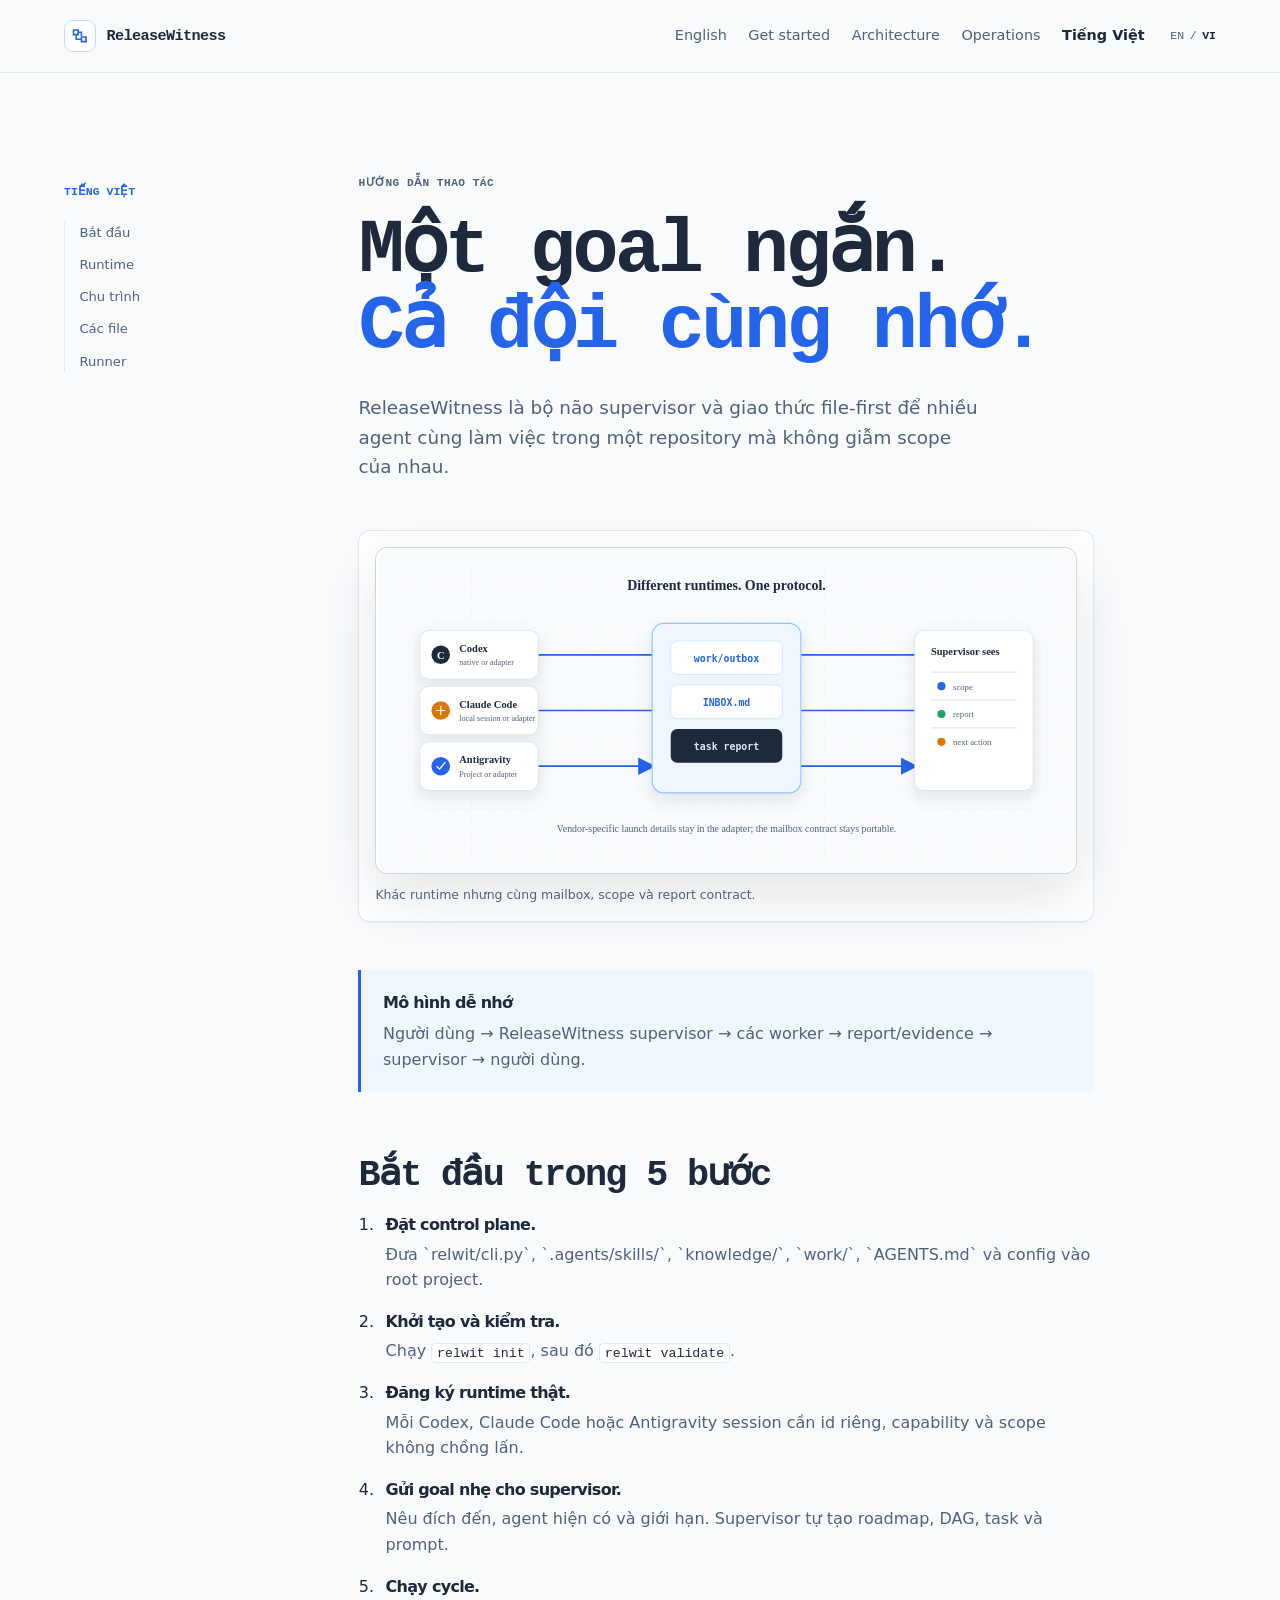
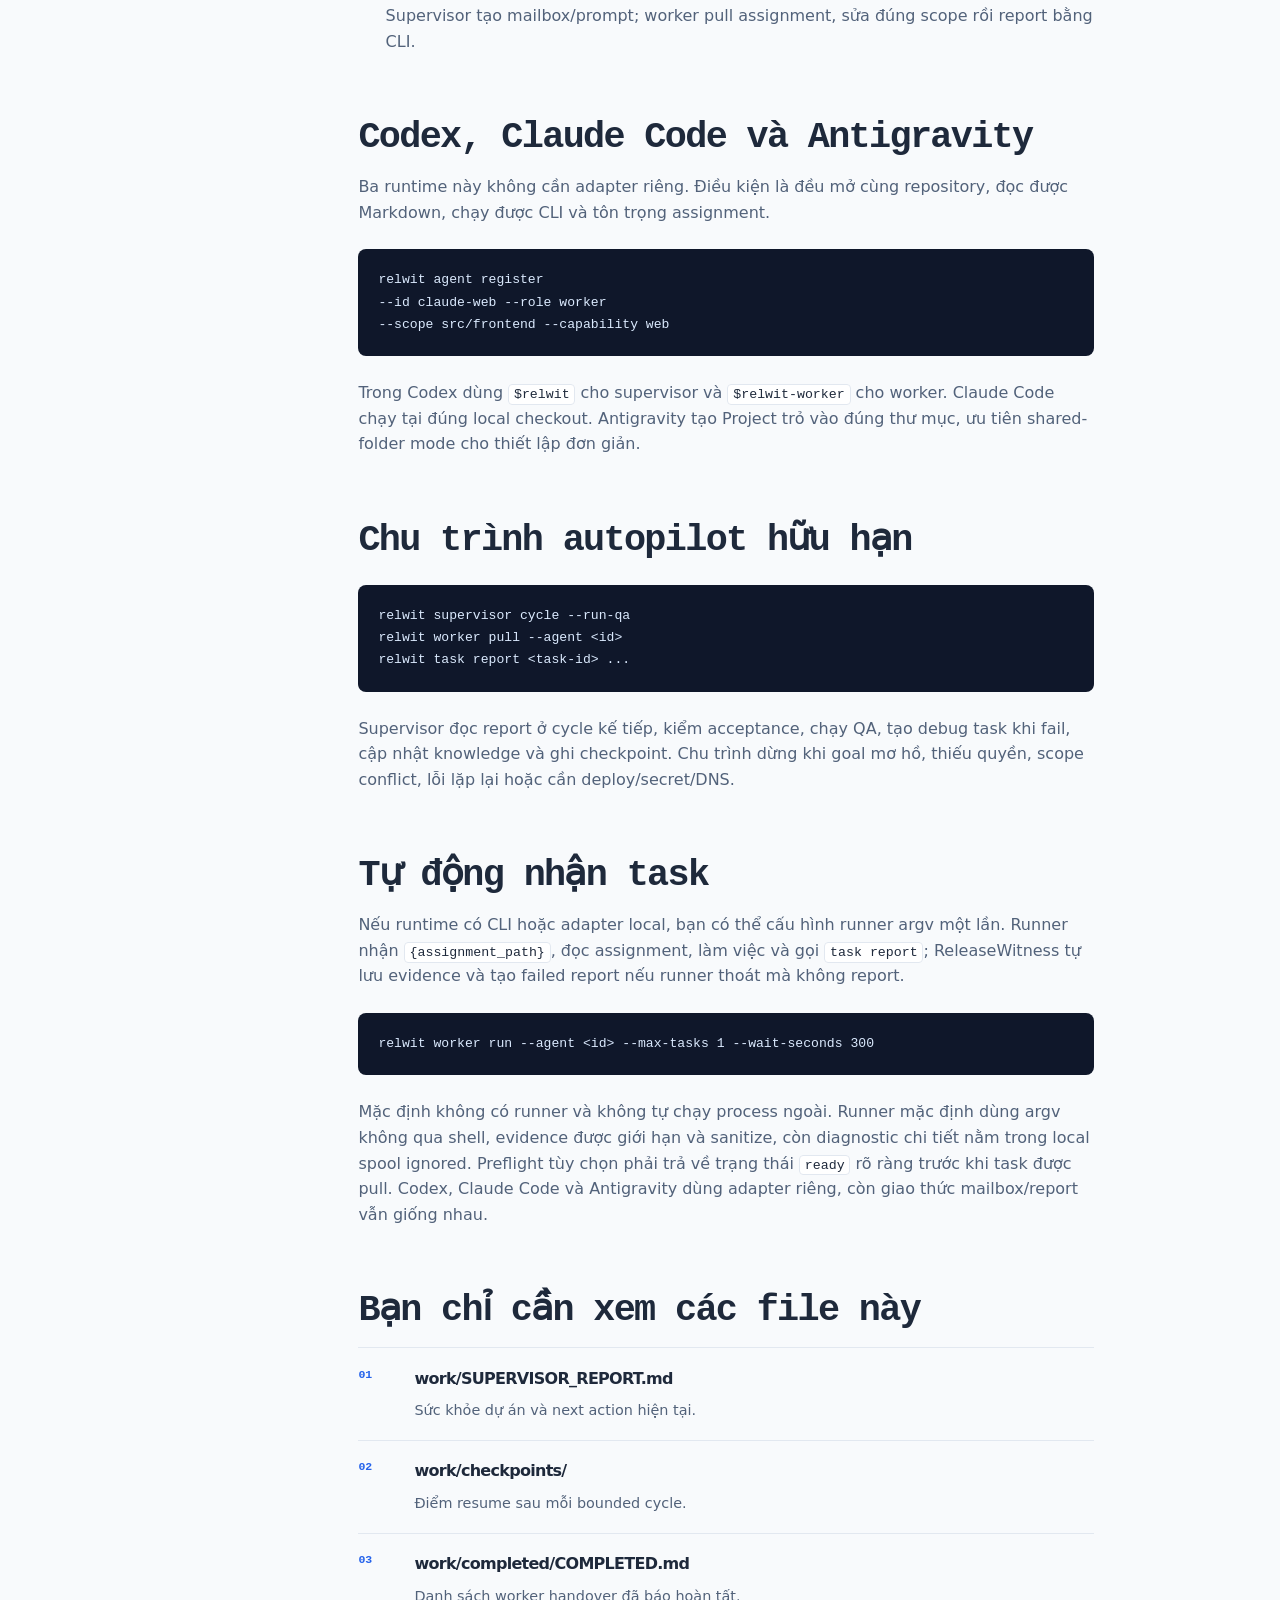
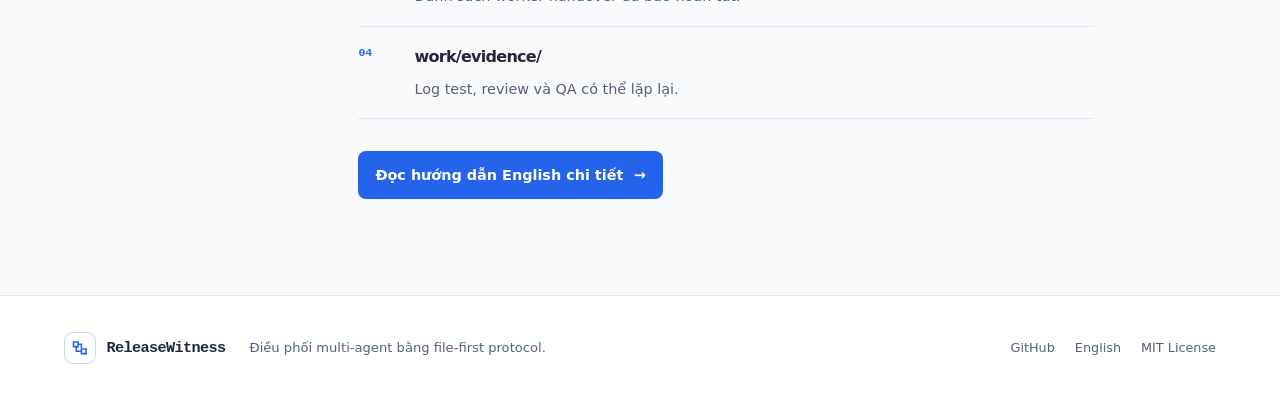
<file: docs-site/vi.html>
<!doctype html>
<html lang="vi">
  <head>
    <meta charset="utf-8" />
    <meta name="viewport" content="width=device-width, initial-scale=1" />
    <meta name="description" content="Tài liệu ReleaseWitness bằng tiếng Việt về evidence, provenance, source-bound QA và release-assurance cho workflow lập trình bằng AI." />
    <meta name="theme-color" content="#f8fafc" />
    <link rel="canonical" href="https://relwit.thuanlyt.id.vn/vi" />
    <link rel="alternate" hreflang="en" href="https://relwit.thuanlyt.id.vn/" />
    <link rel="alternate" hreflang="vi" href="https://relwit.thuanlyt.id.vn/vi" />
    <link rel="alternate" hreflang="x-default" href="https://relwit.thuanlyt.id.vn/" />
    <meta property="og:type" content="website" />
    <meta property="og:site_name" content="ReleaseWitness" />
    <meta property="og:title" content="Hướng dẫn tiếng Việt — ReleaseWitness Docs" />
    <meta property="og:description" content="Tài liệu ReleaseWitness bằng tiếng Việt về evidence, provenance, source-bound QA và release-assurance cho workflow lập trình bằng AI." />
    <meta property="og:url" content="https://relwit.thuanlyt.id.vn/vi" />
    <meta property="og:image" content="https://relwit.thuanlyt.id.vn/assets/relwit-control-plane-hero.webp" />
    <meta property="og:image:width" content="1536" />
    <meta property="og:image:height" content="1024" />
    <meta property="og:image:alt" content="ReleaseWitness lưu evidence, source identity và release checks cho workflow lập trình bằng AI." />
    <meta property="og:locale" content="vi_VN" />
    <meta property="og:locale:alternate" content="en_US" />
    <meta name="twitter:card" content="summary_large_image" />
    <meta name="twitter:title" content="Hướng dẫn tiếng Việt — ReleaseWitness Docs" />
    <meta name="twitter:image" content="https://relwit.thuanlyt.id.vn/assets/relwit-control-plane-hero.webp" />
    <meta name="twitter:description" content="Tài liệu ReleaseWitness bằng tiếng Việt về evidence, provenance, source-bound QA và release-assurance cho workflow lập trình bằng AI." />
    <title>Hướng dẫn tiếng Việt — ReleaseWitness Docs</title>
    <link rel="icon" href="favicon.svg" type="image/svg+xml" />
    <link rel="stylesheet" href="styles.css" />
    <script src="script.js" defer></script>
  </head>
  <body><a class="skip-link" href="#main-content">Bỏ qua đến nội dung</a><header class="site-header"><div class="container header-inner"><a class="brand" href="/" aria-label="ReleaseWitness trang chủ"><span class="brand-mark" aria-hidden="true"><svg viewBox="0 0 24 24" fill="none" stroke="currentColor" stroke-width="1.8"><path d="M5 5.5h5.2v5.2H5zM13.8 13.3H19v5.2h-5.2z" /><path d="M10.2 8.1h3.6v4.2M8.1 10.7v5.2h5.7" /></svg></span><span>ReleaseWitness</span></a><button class="menu-toggle" type="button" aria-expanded="false" aria-controls="primary-nav"><span>Menu</span><svg aria-hidden="true" viewBox="0 0 24 24" fill="none" stroke="currentColor" stroke-width="2"><path d="M4 7h16M4 12h16M4 17h16" /></svg></button><nav id="primary-nav" class="primary-nav" aria-label="Điều hướng chính"><a href="/">English</a><a href="/getting-started">Get started</a><a href="/architecture">Architecture</a><a href="/operations">Operations</a><a class="active" href="/vi">Tiếng Việt</a><span class="language-switch" aria-label="Language"><a href="/">EN</a><span>/</span><a class="active" href="/vi">VI</a></span></nav></div></header>
    <main id="main-content"><div class="container article-layout"><aside class="article-sidebar"><p class="sidebar-kicker">Tiếng Việt</p><nav aria-label="Trong trang"><a href="#bat-dau">Bắt đầu</a><a href="#runtime">Runtime</a><a href="#chu-trinh">Chu trình</a><a href="#tep">Các file</a><a href="#runner">Runner</a></nav></aside><article class="article"><p class="eyebrow">Hướng dẫn thao tác</p><h1>Một goal ngắn.<br /><span>Cả đội cùng nhớ.</span></h1><p class="article-lede">ReleaseWitness là bộ não supervisor và giao thức file-first để nhiều agent cùng làm việc trong một repository mà không giẫm scope của nhau.</p><figure class="article-figure"><img src="assets/relwit-runtime-handoff.svg" alt="Sơ đồ Codex, Claude Code và Antigravity dùng chung giao thức assignment và report của ReleaseWitness." width="1200" height="560" loading="lazy" decoding="async" /><figcaption>Khác runtime nhưng cùng mailbox, scope và report contract.</figcaption></figure><div class="callout"><strong>Mô hình dễ nhớ</strong><p>Người dùng → ReleaseWitness supervisor → các worker → report/evidence → supervisor → người dùng.</p></div><h2 id="bat-dau">Bắt đầu trong 5 bước</h2><ol class="article-steps"><li><strong>Đặt control plane.</strong><p>Đưa `relwit/cli.py`, `.agents/skills/`, `knowledge/`, `work/`, `AGENTS.md` và config vào root project.</p></li><li><strong>Khởi tạo và kiểm tra.</strong><p>Chạy <code>relwit init</code>, sau đó <code>relwit validate</code>.</p></li><li><strong>Đăng ký runtime thật.</strong><p>Mỗi Codex, Claude Code hoặc Antigravity session cần id riêng, capability và scope không chồng lấn.</p></li><li><strong>Gửi goal nhẹ cho supervisor.</strong><p>Nêu đích đến, agent hiện có và giới hạn. Supervisor tự tạo roadmap, DAG, task và prompt.</p></li><li><strong>Chạy cycle.</strong><p>Supervisor tạo mailbox/prompt; worker pull assignment, sửa đúng scope rồi report bằng CLI.</p></li></ol><h2 id="runtime">Codex, Claude Code và Antigravity</h2><p>Ba runtime này không cần adapter riêng. Điều kiện là đều mở cùng repository, đọc được Markdown, chạy được CLI và tôn trọng assignment.</p><pre><code>relwit agent register<br />--id claude-web --role worker<br />--scope src/frontend --capability web</code></pre><p>Trong Codex dùng <code>$relwit</code> cho supervisor và <code>$relwit-worker</code> cho worker. Claude Code chạy tại đúng local checkout. Antigravity tạo Project trỏ vào đúng thư mục, ưu tiên shared-folder mode cho thiết lập đơn giản.</p><h2 id="chu-trinh">Chu trình autopilot hữu hạn</h2><pre><code>relwit supervisor cycle --run-qa<br />relwit worker pull --agent &lt;id&gt;<br />relwit task report &lt;task-id&gt; ...</code></pre><p>Supervisor đọc report ở cycle kế tiếp, kiểm acceptance, chạy QA, tạo debug task khi fail, cập nhật knowledge và ghi checkpoint. Chu trình dừng khi goal mơ hồ, thiếu quyền, scope conflict, lỗi lặp lại hoặc cần deploy/secret/DNS.</p><h2 id="runner">Tự động nhận task</h2><p>Nếu runtime có CLI hoặc adapter local, bạn có thể cấu hình runner argv một lần. Runner nhận <code>{assignment_path}</code>, đọc assignment, làm việc và gọi <code>task report</code>; ReleaseWitness tự lưu evidence và tạo failed report nếu runner thoát mà không report.</p><pre><code>relwit worker run --agent &lt;id&gt; --max-tasks 1 --wait-seconds 300</code></pre><p>Mặc định không có runner và không tự chạy process ngoài. Runner mặc định dùng argv không qua shell, evidence được giới hạn và sanitize, còn diagnostic chi tiết nằm trong local spool ignored. Preflight tùy chọn phải trả về trạng thái <code>ready</code> rõ ràng trước khi task được pull. Codex, Claude Code và Antigravity dùng adapter riêng, còn giao thức mailbox/report vẫn giống nhau.</p><h2 id="tep">Bạn chỉ cần xem các file này</h2><div class="layer-stack"><div><span class="layer-index">01</span><strong>work/SUPERVISOR_REPORT.md</strong><p>Sức khỏe dự án và next action hiện tại.</p></div><div><span class="layer-index">02</span><strong>work/checkpoints/</strong><p>Điểm resume sau mỗi bounded cycle.</p></div><div><span class="layer-index">03</span><strong>work/completed/COMPLETED.md</strong><p>Danh sách worker handover đã báo hoàn tất.</p></div><div><span class="layer-index">04</span><strong>work/evidence/</strong><p>Log test, review và QA có thể lặp lại.</p></div></div><a class="button button-primary article-button" href="/getting-started">Đọc hướng dẫn English chi tiết <span aria-hidden="true">→</span></a></article></div></main>
    <footer class="site-footer"><div class="container footer-inner"><a class="brand" href="/"><span class="brand-mark" aria-hidden="true"><svg viewBox="0 0 24 24" fill="none" stroke="currentColor" stroke-width="1.8"><path d="M5 5.5h5.2v5.2H5zM13.8 13.3H19v5.2h-5.2z" /><path d="M10.2 8.1h3.6v4.2M8.1 10.7v5.2h5.7" /></svg></span><span>ReleaseWitness</span></a><p>Điều phối multi-agent bằng file-first protocol.</p><div class="footer-links"><a href="https://github.com/thuanlyt/releasewitness" rel="noreferrer">GitHub</a><a href="/">English</a><span>MIT License</span></div></div></footer>
  </body>
</html>
</file>
<file: docs-site/styles.css>
:root { --color-primary: #475569; --color-secondary: #52627a; --color-accent: #2563eb; --color-background: #f8fafc; --color-foreground: #1e293b; --color-muted: #eaeff3; --color-border: #e2e8f0; --color-soft-blue: #eff6ff; --shadow-sm: 0 1px 2px rgba(15,23,42,.05); --shadow-md: 0 8px 24px rgba(15,23,42,.08); --radius-sm: .5rem; --radius-md: .75rem; --content-width: 72rem; }
* { box-sizing: border-box; }
html { scroll-behavior: smooth; }
body { margin: 0; color: var(--color-foreground); background: var(--color-background); font-family: "Segoe UI Variable", "Segoe UI", system-ui, sans-serif; font-size: 1rem; line-height: 1.6; }
a { color: inherit; text-decoration: none; cursor: pointer; }
button, input { font: inherit; }
:focus-visible { outline: 3px solid rgba(37,99,235,.45); outline-offset: 3px; }
.container { width: min(calc(100% - 3rem), var(--content-width)); margin-inline: auto; }
.sr-only { position: absolute; width: 1px; height: 1px; padding: 0; margin: -1px; overflow: hidden; clip: rect(0,0,0,0); white-space: nowrap; border: 0; }
.skip-link { position: fixed; z-index: 50; top: .75rem; left: .75rem; padding: .6rem .9rem; color: white; background: var(--color-foreground); border-radius: var(--radius-sm); transform: translateY(-180%); transition: transform 200ms ease; }
.skip-link:focus { transform: translateY(0); }
.mono, code, pre, .eyebrow, .section-label, .sidebar-kicker, .language-switch, .search-shortcut { font-family: "Cascadia Mono", "Segoe UI Mono", ui-monospace, monospace; }
.muted { color: var(--color-secondary); }
.site-header { position: sticky; z-index: 50; top: 0; border-bottom: 1px solid rgba(226,232,240,.9); background: rgba(248,250,252,.96); backdrop-filter: blur(12px); }
.header-inner { display: flex; min-height: 4.5rem; align-items: center; justify-content: space-between; gap: 2rem; }
.brand { display: inline-flex; align-items: center; gap: .65rem; color: var(--color-foreground); font-family: "Cascadia Mono", "Segoe UI Mono", ui-monospace, monospace; font-size: .95rem; font-weight: 700; letter-spacing: -.04em; }
.brand-mark { display: grid; width: 2rem; height: 2rem; place-items: center; color: var(--color-accent); border: 1px solid #bfdbfe; border-radius: .55rem; background: white; }
.brand-mark svg { width: 1.35rem; height: 1.35rem; }
.primary-nav { display: flex; align-items: center; gap: 1.35rem; color: var(--color-secondary); font-size: .9rem; }
.primary-nav a { transition: color 200ms ease; }
.primary-nav a:hover, .primary-nav a.active { color: var(--color-foreground); }
.primary-nav a.active { font-weight: 600; }
.primary-nav .nav-github { color: var(--color-accent); font-weight: 600; }
.language-switch { display: inline-flex; align-items: center; gap: .35rem; margin-left: .25rem; color: var(--color-secondary); font-size: .72rem; }
.language-switch .active { color: var(--color-foreground); }
.menu-toggle { display: none; align-items: center; gap: .5rem; padding: .6rem .75rem; color: var(--color-foreground); border: 1px solid var(--color-border); border-radius: var(--radius-sm); background: white; cursor: pointer; }
.menu-toggle svg { width: 1.1rem; height: 1.1rem; }
h1, h2, h3, strong { letter-spacing: -.045em; }
h1, h2 { font-family: "Cascadia Mono", "Segoe UI Mono", ui-monospace, monospace; }
h1 span, h2 span { color: var(--color-accent); }
.hero { display: grid; grid-template-columns: minmax(0,1.08fr) minmax(20rem,.92fr); gap: clamp(3rem,8vw,8rem); align-items: center; min-height: 39rem; padding-top: clamp(4rem,9vw,8rem); padding-bottom: clamp(4rem,9vw,8rem); }
.hero-copy, .hero-visual { min-width: 0; }
.hero-art { margin: 0 0 1rem; }
.hero-art img, .article-figure img { display: block; width: 100%; height: auto; border: 1px solid #cbd5e1; border-radius: var(--radius-md); background: white; box-shadow: 0 24px 60px rgba(30,41,59,.12); }
.hero-art img { aspect-ratio: 3 / 2; object-fit: cover; }
.hero-art figcaption, .article-figure figcaption { margin-top: .75rem; color: var(--color-secondary); font-size: .78rem; line-height: 1.5; }
.eyebrow { display: flex; align-items: center; gap: .6rem; margin: 0 0 1.25rem; color: var(--color-accent); font-size: .7rem; font-weight: 600; letter-spacing: .04em; text-transform: uppercase; }
.eyebrow-dot { width: .45rem; height: .45rem; border-radius: 50%; background: var(--color-accent); }
h1 { max-width: 12ch; margin: 0; font-size: clamp(3rem,7vw,6.4rem); line-height: .99; }
.hero-lede { max-width: 34rem; margin: 2rem 0 0; color: var(--color-secondary); font-size: clamp(1.05rem,1.5vw,1.2rem); }
.hero-actions { display: flex; flex-wrap: wrap; gap: .75rem; margin-top: 2rem; }
.button { display: inline-flex; min-height: 2.85rem; align-items: center; justify-content: center; gap: .65rem; padding: .7rem 1rem; border: 1px solid transparent; border-radius: var(--radius-sm); font-size: .9rem; font-weight: 600; cursor: pointer; transition: background 200ms ease, border-color 200ms ease, color 200ms ease, box-shadow 200ms ease; }
.button-primary { color: white; background: var(--color-accent); box-shadow: var(--shadow-sm); }
.button-primary:hover { background: #1d4ed8; box-shadow: var(--shadow-md); }
.button-secondary { color: var(--color-primary); border-color: #94a3b8; background: transparent; }
.button-secondary:hover { color: var(--color-foreground); border-color: var(--color-primary); background: white; }
.hero-visual { position: relative; width: 100%; max-width: 32rem; justify-self: end; }
.flow-card { padding: 1.4rem; border: 1px solid #cbd5e1; border-radius: var(--radius-md); background: white; box-shadow: 0 24px 60px rgba(30,41,59,.12); }
.flow-card-header, .flow-footer { display: flex; align-items: center; justify-content: space-between; gap: .75rem; }
.flow-card-header { padding-bottom: 1.1rem; border-bottom: 1px solid var(--color-border); }
.status-pill { display: inline-flex; align-items: center; gap: .45rem; color: #166534; font-family: "Cascadia Mono", "Segoe UI Mono", ui-monospace, monospace; font-size: .7rem; font-weight: 600; text-transform: uppercase; }
.status-dot { width: .45rem; height: .45rem; border-radius: 50%; background: #22c55e; }
.flow-goal { display: grid; gap: .3rem; padding: 1.3rem 0 1.1rem; }
.flow-goal .muted, .flow-footer { font-size: .68rem; letter-spacing: .05em; text-transform: uppercase; }
.flow-goal strong { font-size: 1.1rem; }
.flow-line { display: grid; grid-template-columns: 1.5rem minmax(0,1fr) auto; gap: .65rem; align-items: center; padding: .6rem 0; border-top: 1px solid #f1f5f9; }
.flow-line-number, .flow-line-label { color: var(--color-secondary); font-family: "Cascadia Mono", "Segoe UI Mono", ui-monospace, monospace; font-size: .67rem; }
.flow-line-bar { height: .35rem; overflow: hidden; border-radius: 999px; background: var(--color-muted); }
.flow-line-bar i { display: block; height: 100%; border-radius: inherit; background: var(--color-accent); }
.flow-line-bar i.progress-100 { width: 100%; }
.flow-line-bar i.progress-74 { width: 74%; }
.flow-line-bar i.progress-42 { width: 42%; }
.flow-line-bar i.progress-12 { width: 12%; }
.flow-footer { margin: 1rem -1.4rem -1.4rem; padding: 1rem 1.4rem; color: var(--color-secondary); border-top: 1px solid var(--color-border); }
.flow-footer strong { min-width: 0; color: var(--color-foreground); font-family: "Segoe UI Variable", "Segoe UI", system-ui, sans-serif; font-size: .82rem; text-transform: none; }
.flow-arrow { color: var(--color-accent); font-size: 1.2rem; }
.hero-note { display: flex; align-items: flex-start; gap: .75rem; margin: 1.5rem 0 0 2.5rem; color: var(--color-secondary); font-size: .82rem; }
.hero-note-line { width: 2rem; height: 1px; margin-top: .75rem; background: #93c5fd; }
.search-section, .paths-section, .loop-section { padding-top: 4.5rem; padding-bottom: 4.5rem; border-top: 1px solid var(--color-border); }
.section-label { display: flex; gap: .75rem; color: var(--color-secondary); font-size: .7rem; font-weight: 600; text-transform: uppercase; }
.section-label span:first-child { color: var(--color-accent); }
.search-heading-row, .section-heading-row { display: flex; justify-content: space-between; gap: 2rem; align-items: end; margin-top: 1.25rem; }
h2 { margin: 0; font-size: clamp(2rem,4vw,3.5rem); line-height: 1.08; }
.search-heading-row p, .section-heading-row > p { max-width: 26rem; margin: 0 0 .3rem; color: var(--color-secondary); }
.search-shortcut { padding: .3rem .45rem; color: var(--color-secondary); border: 1px solid var(--color-border); border-radius: .35rem; font-size: .7rem; }
.search-form { display: flex; align-items: center; gap: .75rem; margin-top: 2rem; padding: .55rem; border: 1px solid #cbd5e1; border-radius: var(--radius-md); background: white; box-shadow: var(--shadow-sm); }
.search-form > svg { width: 1.35rem; height: 1.35rem; margin-left: .75rem; color: var(--color-secondary); flex: none; }
.search-form input { min-width: 0; flex: 1; padding: .75rem .25rem; color: var(--color-foreground); border: 0; outline: 0; background: transparent; }
.search-form input::placeholder { color: #94a3b8; }
.search-submit { min-height: 2.75rem; padding: .5rem 1rem; color: white; border: 0; border-radius: var(--radius-sm); background: var(--color-foreground); cursor: pointer; transition: background 200ms ease; }
.search-submit:hover { background: var(--color-primary); }
.search-results { margin-top: .75rem; border: 1px solid var(--color-border); border-radius: var(--radius-md); background: white; box-shadow: var(--shadow-md); }
.search-result { display: block; padding: .85rem 1rem; border-bottom: 1px solid var(--color-border); }
.search-result:last-child { border-bottom: 0; }
.search-result:hover { background: var(--color-soft-blue); }
.search-result strong, .search-result small { display: block; }
.search-result small { color: var(--color-secondary); }
.search-empty { padding: 1rem; color: var(--color-secondary); }
.search-suggestions { display: flex; flex-wrap: wrap; gap: .5rem .75rem; align-items: center; margin-top: 1rem; color: var(--color-secondary); font-size: .8rem; }
.search-suggestions a { color: var(--color-accent); border-bottom: 1px solid #bfdbfe; }
.search-suggestions a:hover { border-color: var(--color-accent); }
.path-grid { display: grid; grid-template-columns: repeat(3,1fr); gap: 1rem; margin-top: 2.75rem; }
.path-card { display: flex; min-height: 20rem; flex-direction: column; align-items: flex-start; padding: 1.5rem; border: 1px solid var(--color-border); border-radius: var(--radius-md); background: white; transition: border-color 200ms ease, box-shadow 200ms ease, background 200ms ease; }
.path-card:hover { border-color: #93c5fd; box-shadow: var(--shadow-md); background: #fbfdff; }
.path-card-featured { border-color: #93c5fd; background: var(--color-soft-blue); }
.card-icon { display: grid; width: 2.75rem; height: 2.75rem; place-items: center; margin-bottom: 2.5rem; color: var(--color-accent); border: 1px solid #bfdbfe; border-radius: var(--radius-sm); background: white; }
.card-icon svg { width: 1.35rem; height: 1.35rem; }
.card-kicker { margin-bottom: .4rem; color: var(--color-accent); font-family: "Cascadia Mono", "Segoe UI Mono", ui-monospace, monospace; font-size: .68rem; font-weight: 600; text-transform: uppercase; }
.path-card strong { font-size: 1.2rem; }
.card-description { margin-top: .6rem; color: var(--color-secondary); font-size: .9rem; }
.card-link, .text-link { display: inline-flex; align-items: center; gap: .55rem; margin-top: auto; padding-top: 1.5rem; color: var(--color-accent); font-weight: 600; font-size: .85rem; }
.loop-layout { display: grid; grid-template-columns: .85fr 1.15fr; gap: clamp(3rem,9vw,9rem); margin-top: 2.5rem; }
.loop-intro { max-width: 25rem; margin: 1.5rem 0 0; color: var(--color-secondary); }
.loop-list { margin: 0; padding: 0; list-style: none; }
.loop-list li { display: grid; grid-template-columns: 3rem minmax(0,1fr); gap: 1.25rem; padding: 1.3rem 0; border-top: 1px solid var(--color-border); }
.loop-number, .layer-index, .command-number { color: var(--color-accent); font-family: "Cascadia Mono", "Segoe UI Mono", ui-monospace, monospace; font-size: .72rem; font-weight: 600; }
.loop-list strong { font-size: 1.1rem; }
.loop-list p { margin: .25rem 0 0; color: var(--color-secondary); font-size: .9rem; }
.cta-section { padding-top: 4.5rem; padding-bottom: 6rem; }
.cta-card { display: flex; justify-content: space-between; align-items: end; gap: 2rem; padding: clamp(2rem,5vw,4rem); border: 1px solid #bfdbfe; border-radius: var(--radius-md); background: var(--color-soft-blue); }
.cta-card .eyebrow { margin-bottom: 1rem; }
.cta-card h2 { color: var(--color-foreground); }
.site-footer { border-top: 1px solid var(--color-border); background: white; }
.footer-inner { display: flex; min-height: 6.5rem; align-items: center; gap: 1.5rem; }
.footer-inner p { margin: 0; color: var(--color-secondary); font-size: .82rem; }
.footer-links { display: flex; gap: 1.25rem; align-items: center; margin-left: auto; color: var(--color-secondary); font-size: .8rem; }
.footer-links a:hover { color: var(--color-accent); }
.article-layout { display: grid; grid-template-columns: 12rem minmax(0,46rem); gap: clamp(3rem,8vw,8rem); padding-top: clamp(4rem,8vw,7rem); padding-bottom: 6rem; }
.article-layout > * { min-width: 0; }
.article-sidebar { padding-top: .5rem; }
.sidebar-kicker { margin: 0 0 1.25rem; color: var(--color-accent); font-size: .72rem; font-weight: 600; text-transform: uppercase; }
.article-sidebar nav { display: grid; gap: .7rem; border-left: 1px solid var(--color-border); }
.article-sidebar a { padding-left: .9rem; color: var(--color-secondary); font-size: .82rem; }
.article-sidebar a:hover { color: var(--color-accent); }
.article h1 { max-width: 15ch; font-size: clamp(2.8rem,6vw,5.2rem); }
.article-lede { max-width: 39rem; margin: 1.75rem 0 3rem; color: var(--color-secondary); font-size: 1.15rem; }
.article-figure { margin: 2rem 0 3rem; padding: 1rem; border: 1px solid var(--color-border); border-radius: var(--radius-md); background: white; box-shadow: var(--shadow-sm); }
.article-figure img { aspect-ratio: 1200 / 560; object-fit: contain; }
.article h2 { margin-top: 4rem; margin-bottom: 1rem; font-size: clamp(1.65rem,3vw,2.3rem); }
.article p { color: var(--color-secondary); }
.article p code, .article li code { overflow-wrap: anywhere; padding: .12rem .3rem; color: var(--color-foreground); border: 1px solid var(--color-border); border-radius: .25rem; background: white; font-size: .83em; }
.article pre { overflow-x: auto; margin: 1.5rem 0; padding: 1.25rem; color: #dbeafe; border-radius: var(--radius-sm); background: #0f172a; font-size: .82rem; line-height: 1.7; }
.callout { margin: 2rem 0; padding: 1.25rem 1.35rem; border-left: 3px solid var(--color-accent); background: var(--color-soft-blue); }
.callout strong { display: block; color: var(--color-foreground); }
.callout p { margin: .35rem 0 0; }
.article-steps { display: grid; gap: 1rem; padding-left: 1.3rem; }
.article-steps li { padding-left: .4rem; }
.article-steps p { margin: .25rem 0 0; }
.article-button { margin-top: 2rem; }
.layer-stack, .command-list { display: grid; border-top: 1px solid var(--color-border); }
.layer-stack > div, .command-list > div { display: grid; grid-template-columns: 2.5rem minmax(0,1fr); gap: .5rem 1rem; padding: 1.1rem 0; border-bottom: 1px solid var(--color-border); }
.layer-stack strong, .command-list code { grid-column: 2; grid-row: 1; }
.layer-stack p, .command-list p { grid-column: 2; margin: 0; color: var(--color-secondary); font-size: .9rem; }
.command-list code { overflow-wrap: anywhere; color: var(--color-foreground); font-family: "Cascadia Mono", "Segoe UI Mono", ui-monospace, monospace; font-size: .82rem; }
.command-list p { margin-top: .25rem; }
@media (max-width: 800px) { .container { width: min(calc(100% - 2rem),var(--content-width)); } .menu-toggle { display: inline-flex; } .primary-nav { position: absolute; top: 4.5rem; right: 1rem; left: 1rem; display: none; align-items: stretch; flex-direction: column; gap: 0; padding: .5rem; border: 1px solid var(--color-border); border-radius: var(--radius-md); background: white; box-shadow: var(--shadow-md); } .primary-nav.open { display: flex; } .primary-nav a, .language-switch { padding: .75rem; } .language-switch { margin: 0; } .hero { grid-template-columns: 1fr; min-height: auto; gap: 3rem; padding-top: 4.5rem; } .hero-visual { justify-self: stretch; } .path-grid, .loop-layout { grid-template-columns: 1fr; } .path-card { min-height: 17rem; } .article-layout { grid-template-columns: 1fr; gap: 2.5rem; } .article-sidebar nav { display: flex; flex-wrap: wrap; gap: .5rem; border-left: 0; } .article-sidebar a { padding: .45rem .65rem; border: 1px solid var(--color-border); border-radius: 999px; } }
@media (max-width: 520px) { .hero h1 { max-width: 11ch; font-size: clamp(2.6rem,12vw,3.8rem); } .hero-actions { align-items: stretch; flex-direction: column; } .hero-actions .button { width: 100%; } .flow-card { width: 100%; padding: 1rem; } .flow-footer { margin: 1rem -1rem -1rem; padding-inline: 1rem; } .flow-footer strong { max-width: 9rem; } .search-heading-row, .section-heading-row, .cta-card, .footer-inner { align-items: flex-start; flex-direction: column; } .search-shortcut { display: none; } .search-form { align-items: stretch; flex-wrap: wrap; } .search-form input { flex-basis: calc(100% - 3rem); } .search-submit { width: 100%; } .footer-inner { padding: 1.5rem 0; } .footer-links { margin-left: 0; flex-wrap: wrap; } }
@media (prefers-reduced-motion: reduce) { html { scroll-behavior: auto; } *, *::before, *::after { transition-duration: .01ms !important; animation-duration: .01ms !important; animation-iteration-count: 1 !important; } }
</file>
